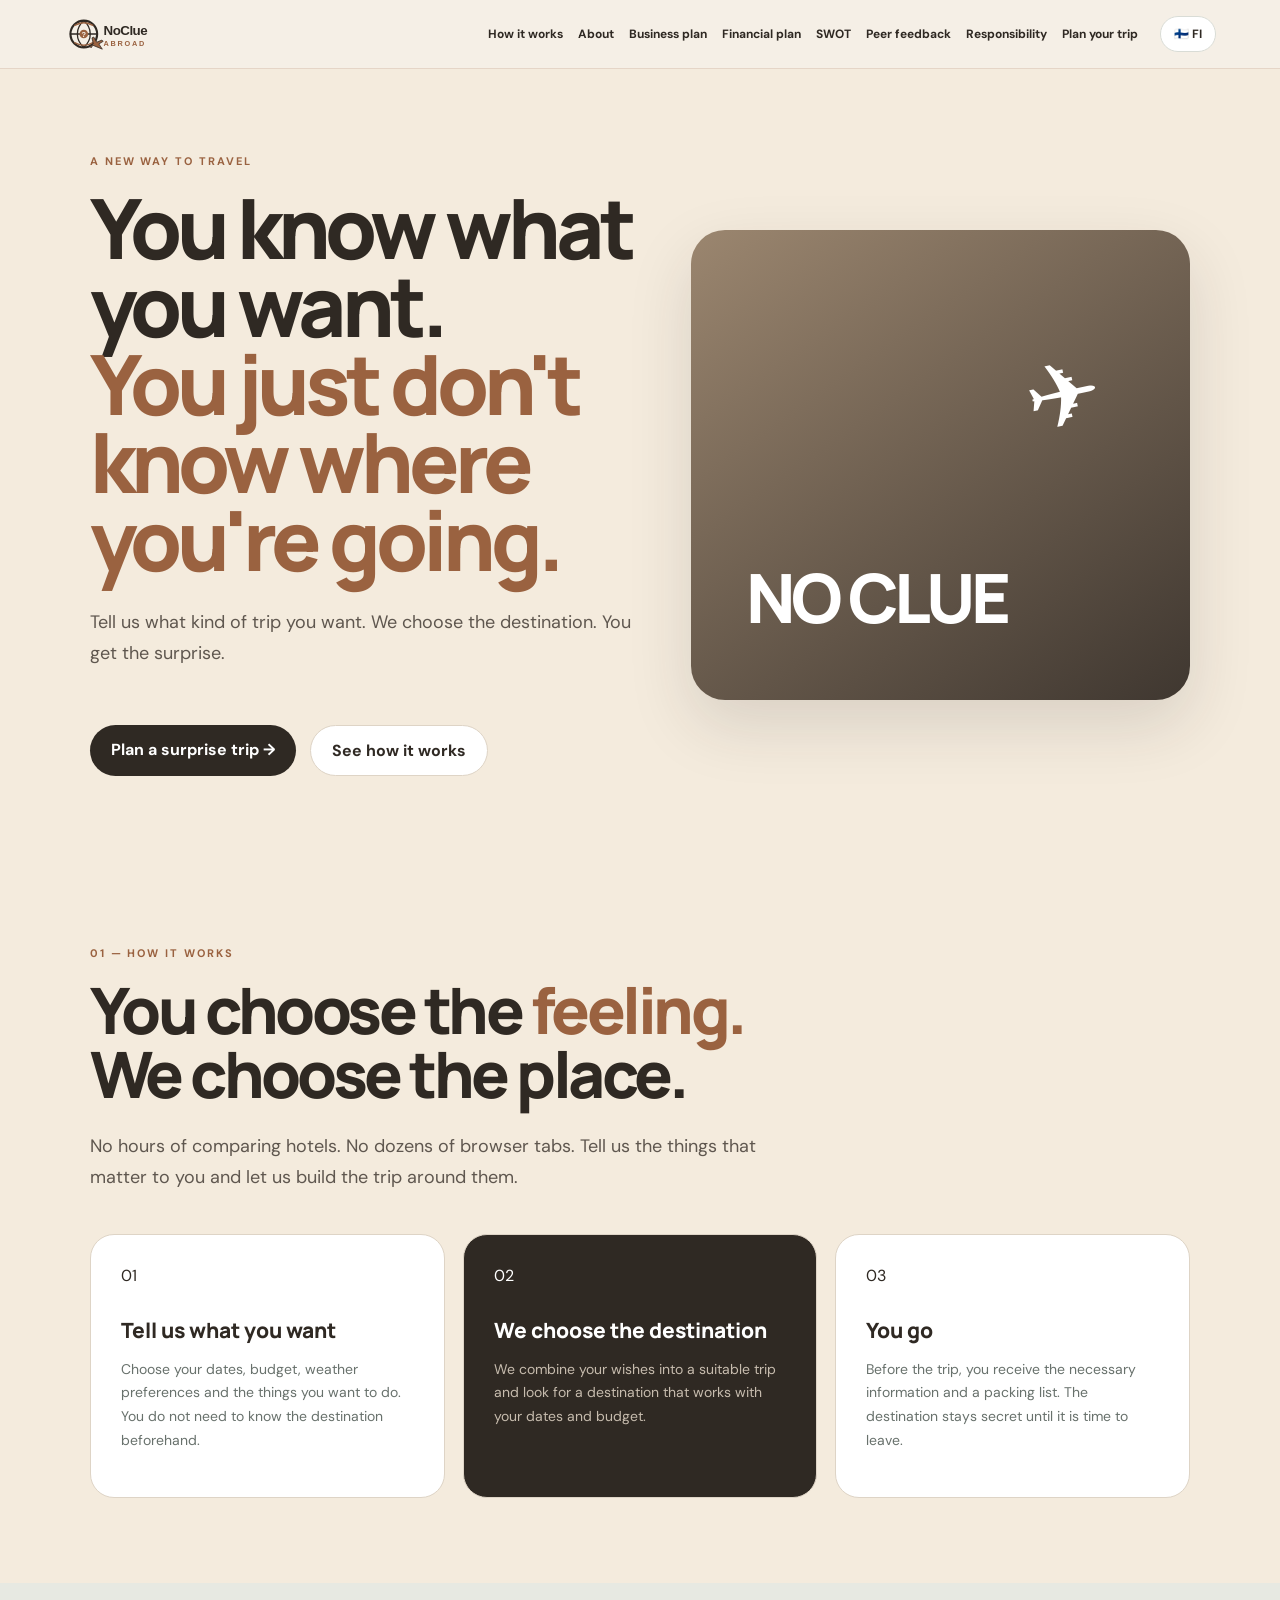
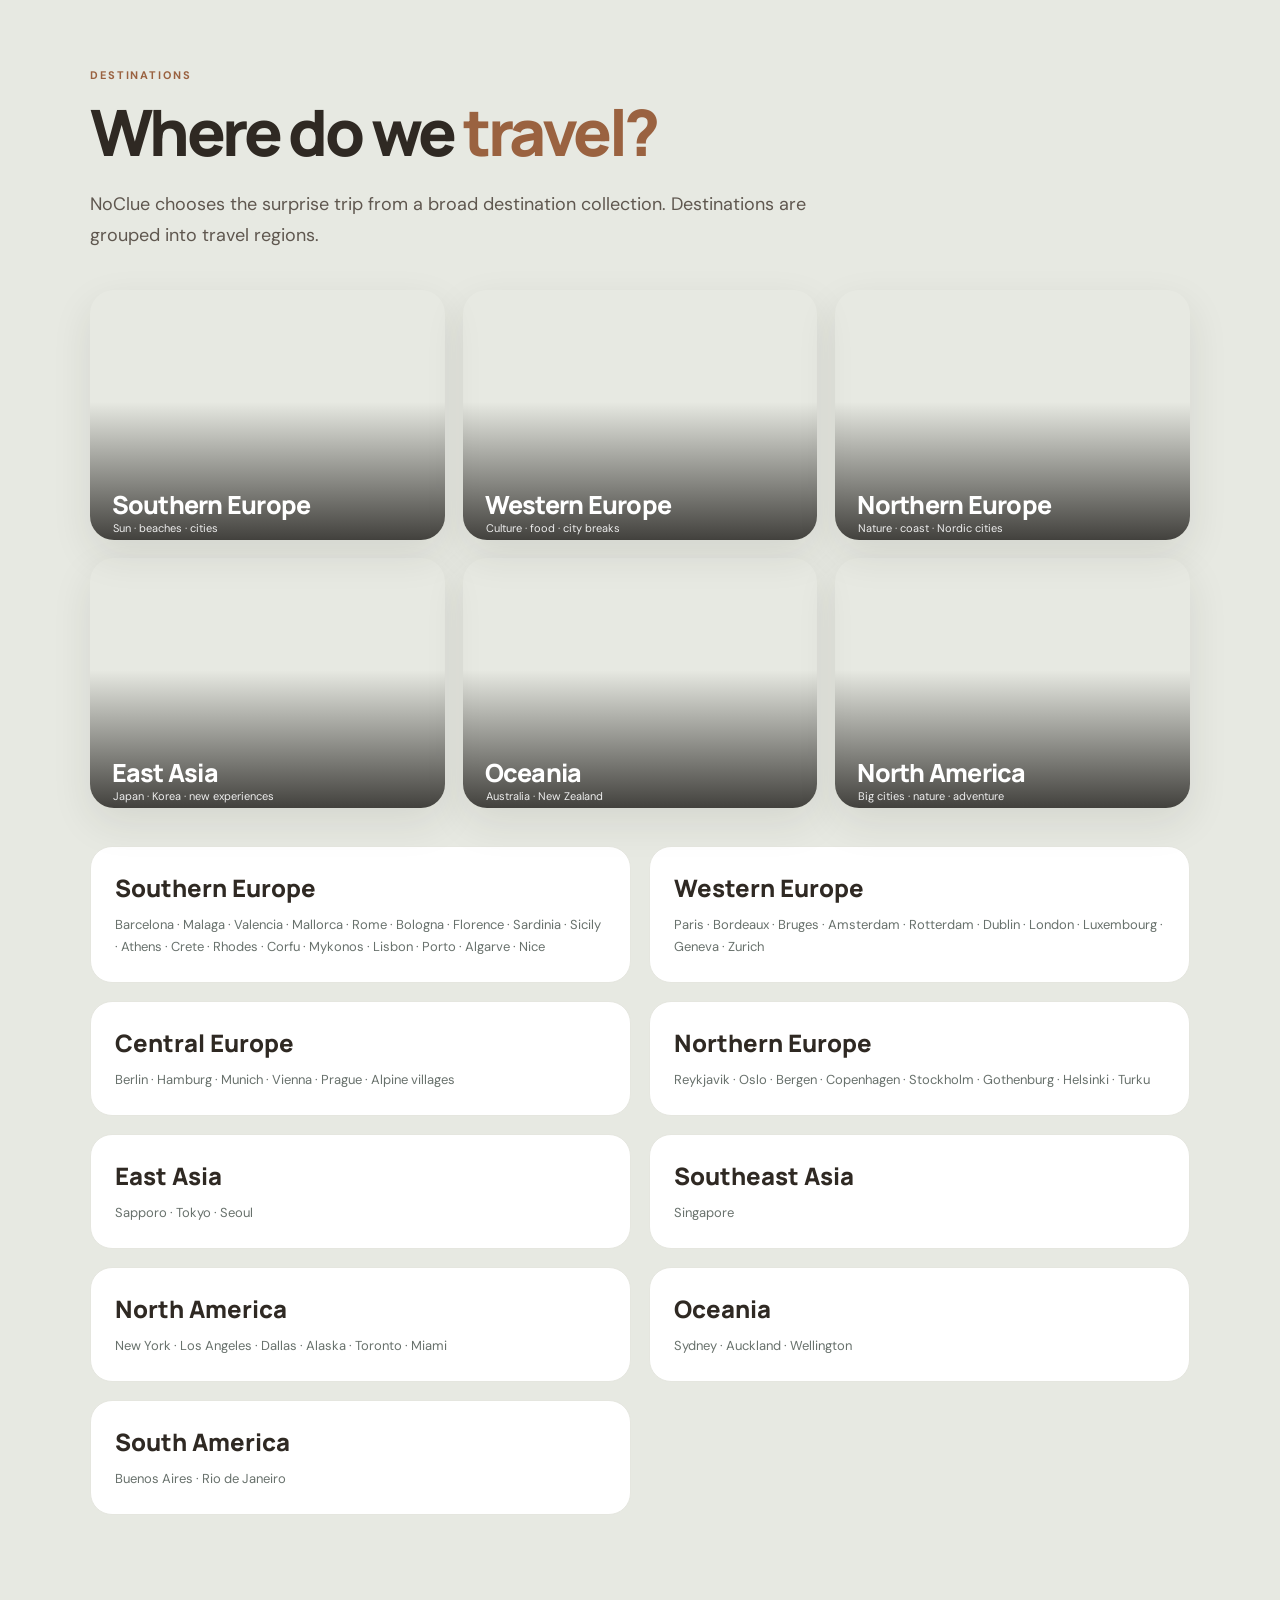
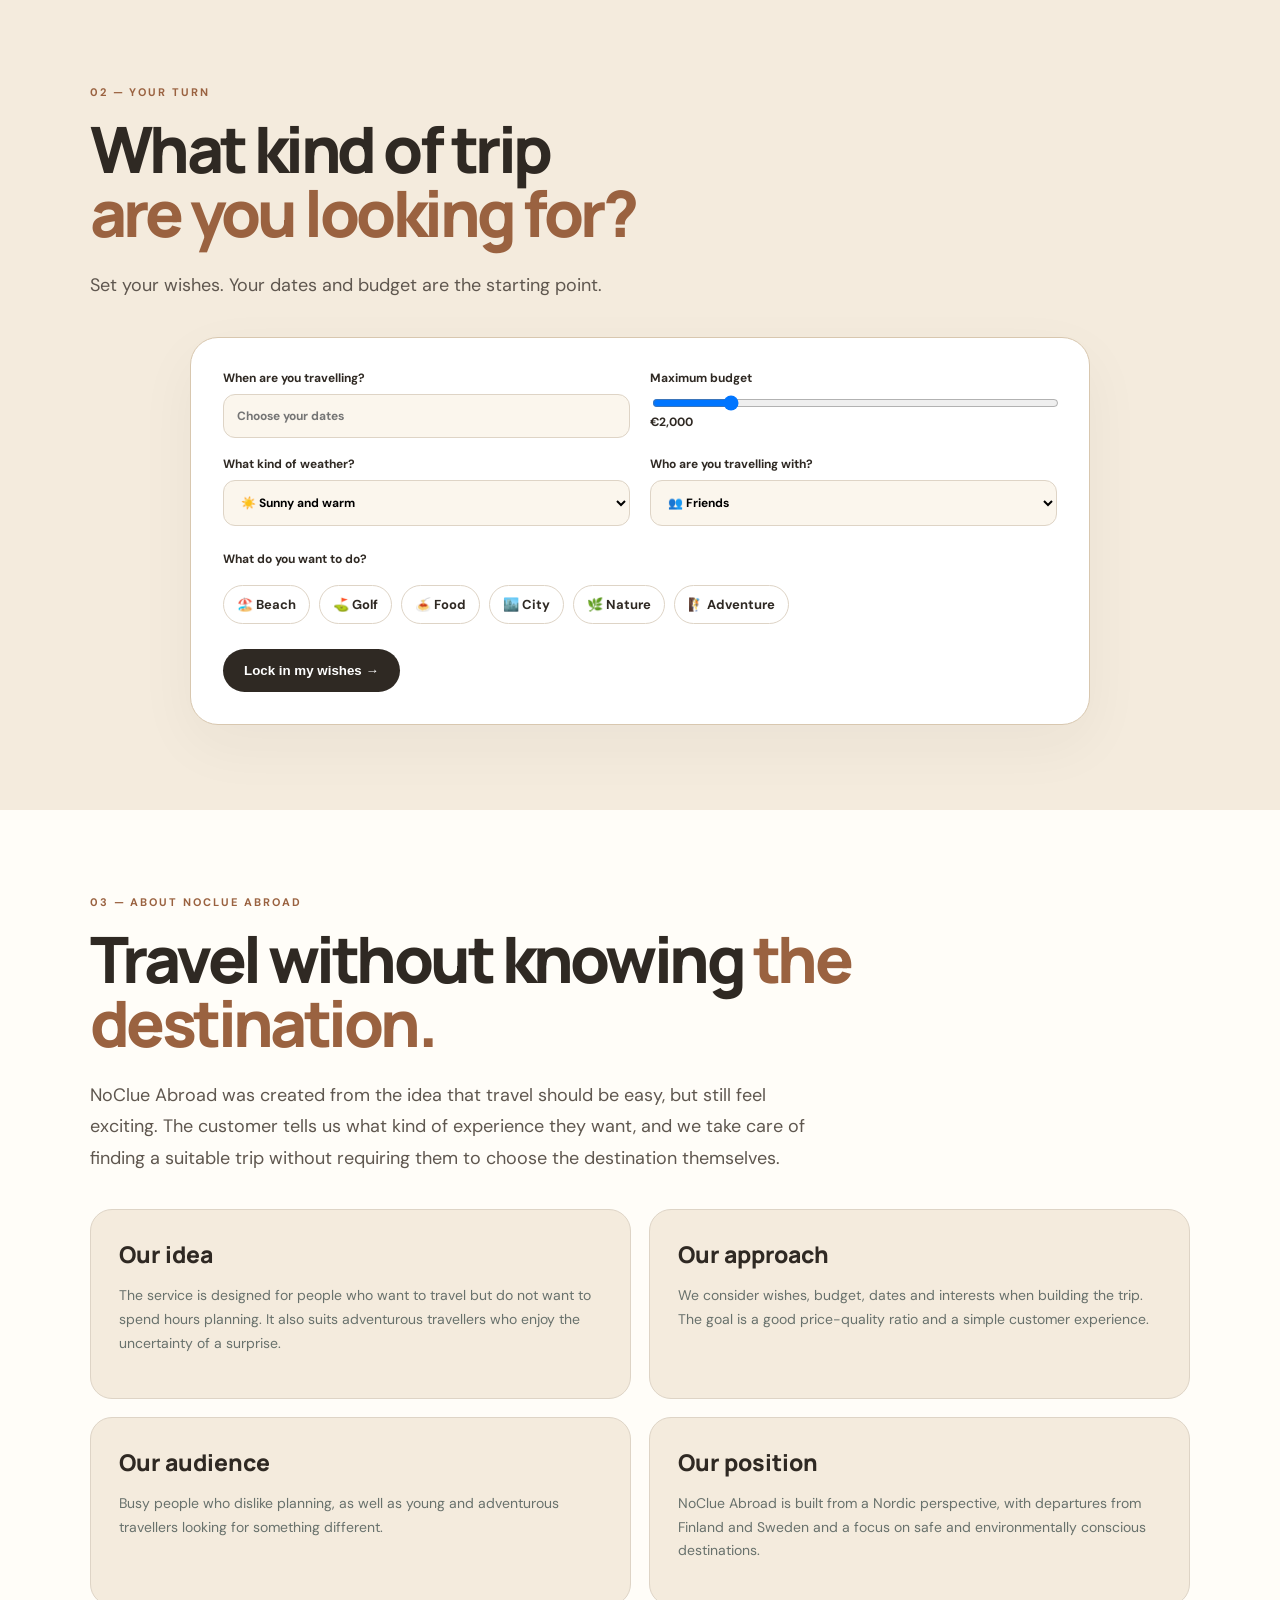
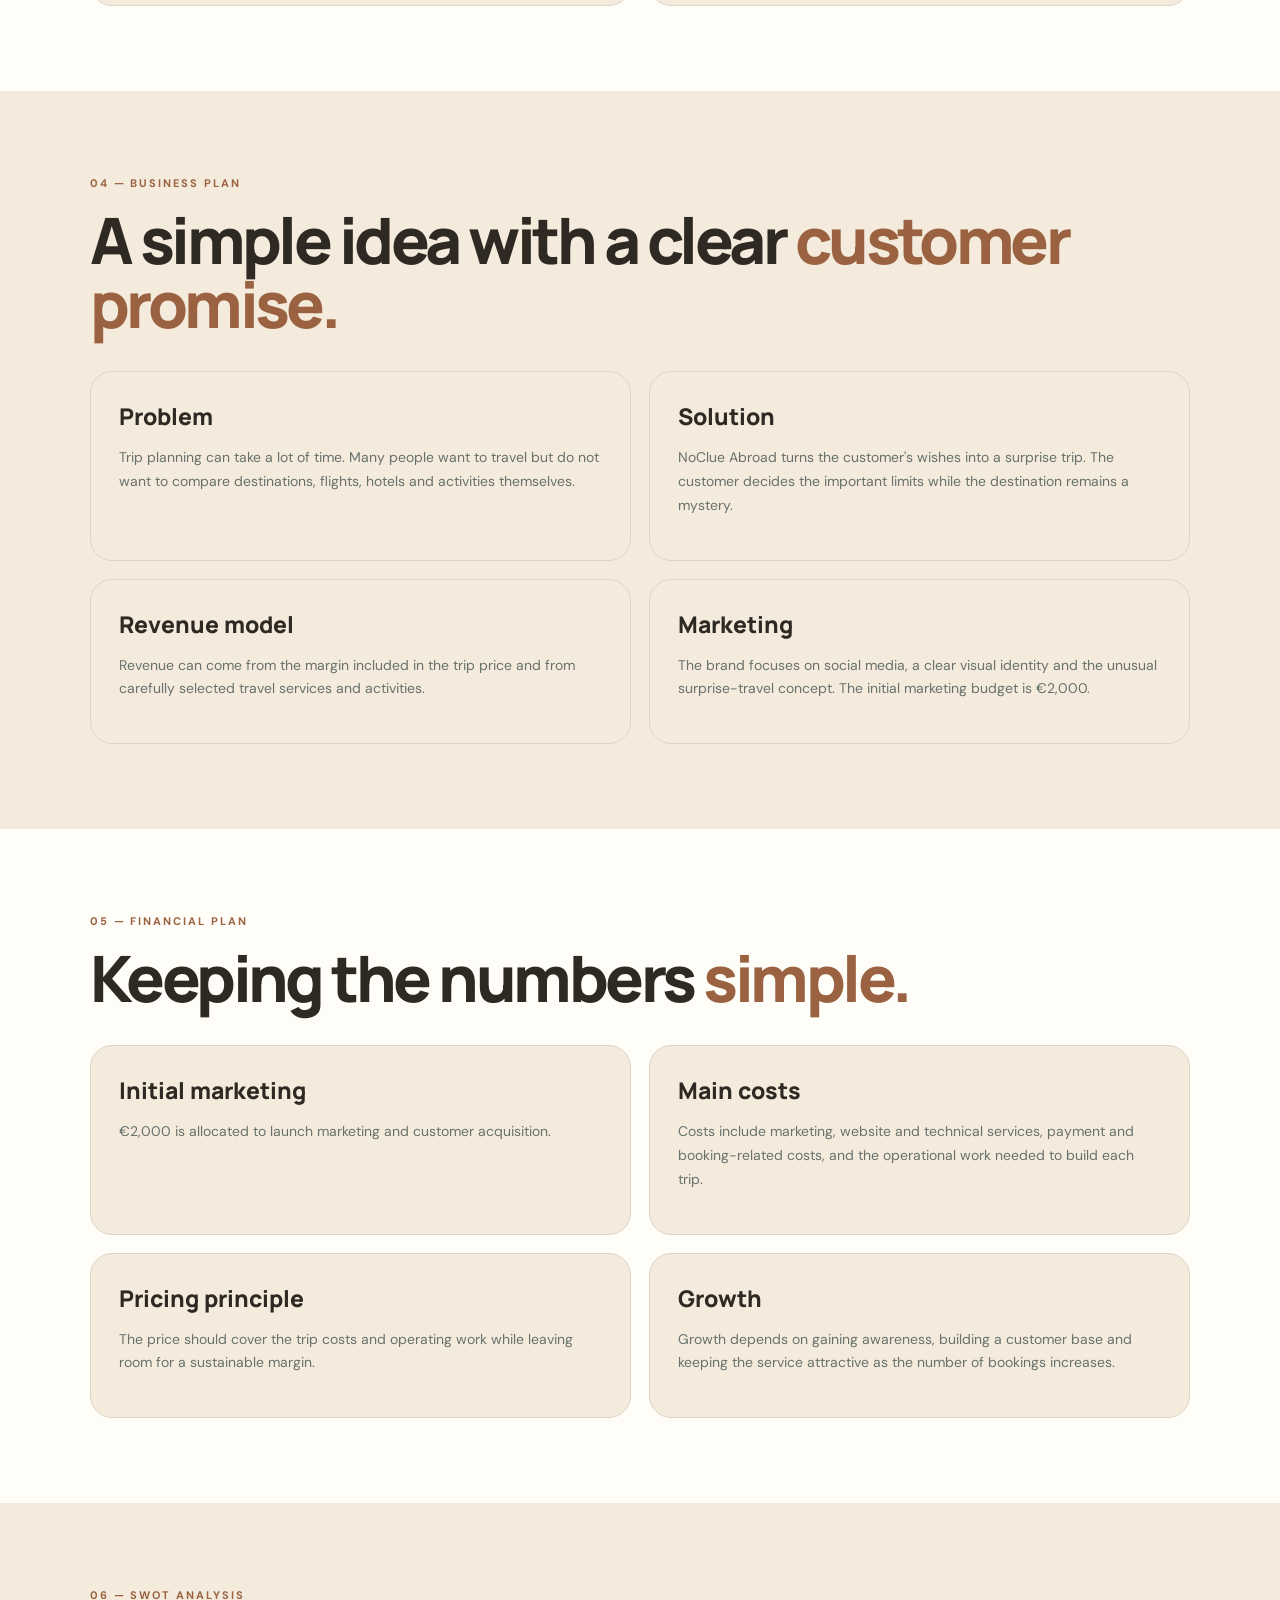
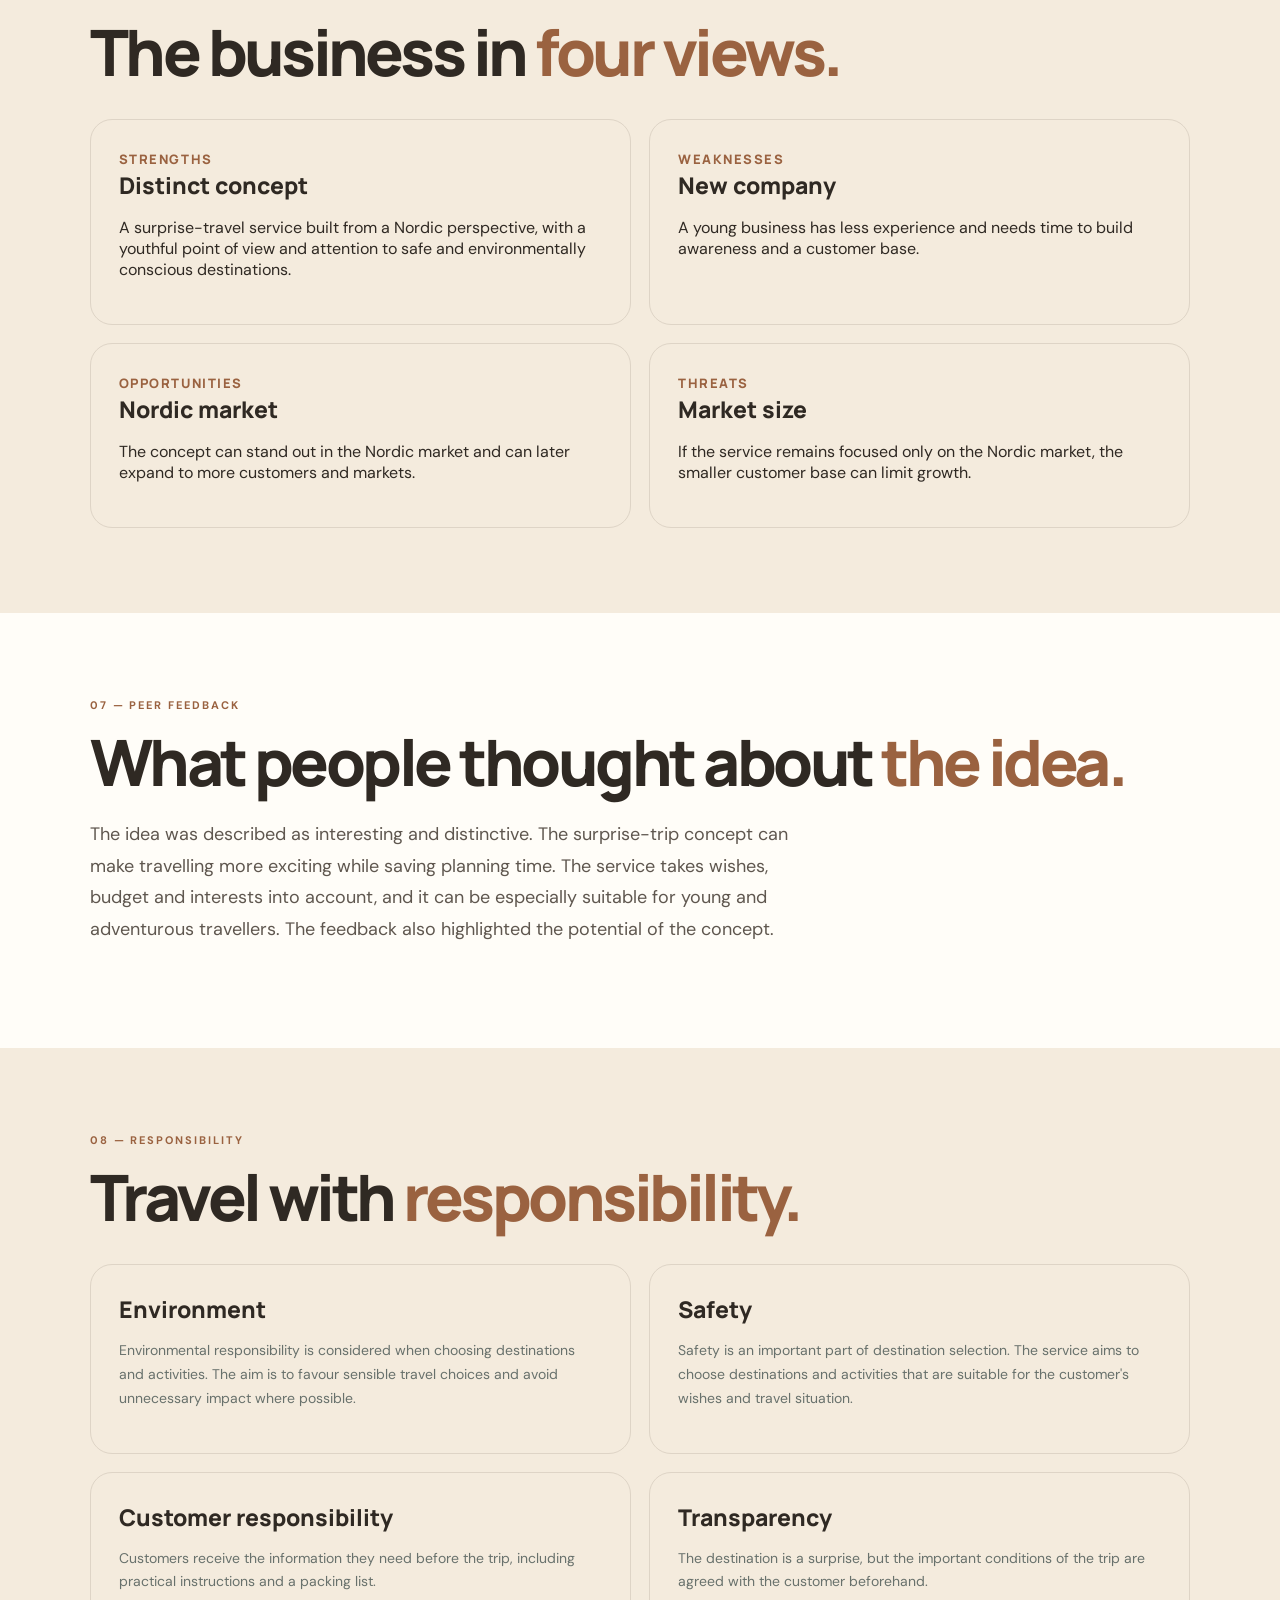
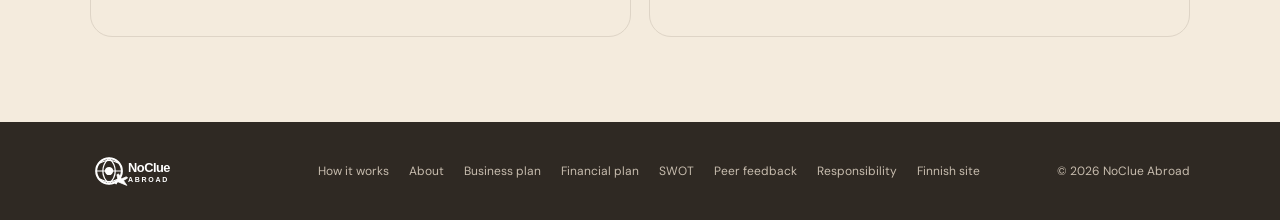
<file: english.html>
<!doctype html>
<html lang="en">
<head>
<meta charset="UTF-8"><meta name="viewport" content="width=device-width, initial-scale=1.0">
<meta name="description" content="NoClue Abroad — a surprise travel service where you know what you want, but not where you are going.">
<title>NoClue Abroad — You know what you want. You just don't know where you're going.</title>
<link rel="preconnect" href="https://fonts.googleapis.com"><link rel="preconnect" href="https://fonts.gstatic.com" crossorigin>
<link href="https://fonts.googleapis.com/css2?family=DM+Sans:wght@400;500;600;700&family=Manrope:wght@700;800&display=swap" rel="stylesheet">
<link rel="stylesheet" href="styles.css?v=20260930">
<style>
.eng-page{background:#F4EBDD;color:#2F2923}.eng-page section{padding:85px 7vw}.eng-hero{min-height:650px;display:grid;grid-template-columns:1.05fr .95fr;gap:50px;align-items:center}.eng-hero h1{font:800 clamp(48px,6.5vw,92px) Manrope;line-height:.94;letter-spacing:-.06em;margin:20px 0 28px}.eng-hero h1 em,.eng-page h2 span{font-style:normal;color:#9A6240}.eng-hero p,.eng-page .lead{max-width:720px;font-size:18px;line-height:1.75;color:#5F574F}.eng-actions{display:flex;gap:14px;flex-wrap:wrap;margin-top:30px}.eng-visual{min-height:470px;border-radius:34px;background:linear-gradient(145deg,#9b866f,#3f3730);position:relative;overflow:hidden;box-shadow:0 25px 65px #2F292322}.eng-visual:before{content:"✈";position:absolute;font-size:90px;color:#fff;right:18%;top:23%;transform:rotate(-12deg)}.eng-visual:after{content:"NO CLUE";position:absolute;left:11%;bottom:12%;font:800 68px Manrope;color:#fff;letter-spacing:-.07em}.eng-kicker{font-size:11px;letter-spacing:.18em;font-weight:700;color:#9A6240}.eng-page h2{font:800 clamp(40px,5vw,68px) Manrope;line-height:1;letter-spacing:-.055em;margin:18px 0 25px}.cards{display:grid;grid-template-columns:repeat(3,1fr);gap:18px;margin-top:40px}.card{background:#fff;border:1px solid #ded4c6;border-radius:24px;padding:30px;min-height:230px}.card.dark{background:#2F2923;color:#fff}.card h3{font:800 21px Manrope;margin:30px 0 12px}.card p,.info-grid p{color:#68716c;line-height:1.7;font-size:14px}.card.dark p{color:#c7bcae}.regions{background:#E7E9E2}.destination-gallery{display:grid;grid-template-columns:repeat(3,1fr);gap:18px;margin-top:38px}.destination-photo{min-height:250px;border-radius:24px;overflow:hidden;position:relative;background-size:cover;background-position:center;box-shadow:0 15px 40px #2F292318}.destination-photo:after{content:"";position:absolute;inset:45% 0 0;background:linear-gradient(transparent,rgba(20,18,15,.78))}.destination-photo span{position:absolute;z-index:2;left:22px;bottom:18px;color:#fff;font:800 25px Manrope;letter-spacing:-.03em}.destination-photo small{position:absolute;z-index:2;left:23px;bottom:5px;color:#eee;font-size:11px}@media(max-width:800px){.destination-gallery{grid-template-columns:1fr}}.region-grid{display:grid;grid-template-columns:repeat(2,1fr);gap:18px;margin-top:38px}.region{background:#fff;border:1px solid #e5e6df;border-radius:22px;padding:24px}.region h3{font:800 24px Manrope;margin:0 0 10px}.region p{color:#68716c;line-height:1.7;font-size:13px;margin:0}.planner{background:#F4EBDD}.trip-box{max-width:900px;margin:35px auto 0;background:#fff;border:1px solid #D8C7AF;border-radius:28px;padding:32px;box-shadow:0 20px 60px #2F29230c}.planner-grid{display:grid;grid-template-columns:1fr 1fr;gap:20px}.trip-box label{font-size:12px;font-weight:700}.trip-box input,.trip-box select{display:block;width:100%;margin-top:8px;padding:13px;border:1px solid #ded4c6;border-radius:12px;background:#fbf6ed;font:inherit}.trip-box input[type=range]{padding:0}.interests{display:flex;flex-wrap:wrap;gap:9px;margin-top:18px}.interests label{border:1px solid #ded4c6;border-radius:999px;padding:10px 13px;font-size:13px;cursor:pointer}.interests input{display:none}.interests input:checked+span{background:#2F2923;color:#fff}.interests label:has(input:checked){background:#2F2923;color:#fff}.eng-btn{display:inline-block;border:0;background:#2F2923;color:#fff;border-radius:999px;padding:14px 21px;font-weight:700;cursor:pointer;margin-top:25px}.info-section{background:#fffdf8}.info-grid{display:grid;grid-template-columns:1fr 1fr;gap:18px;margin-top:35px}.info-card{background:#F4EBDD;border:1px solid #ded4c6;border-radius:22px;padding:28px}.info-card h3{font:800 23px Manrope;margin:0 0 12px}.swot-grid{display:grid;grid-template-columns:repeat(2,1fr);gap:18px;margin-top:35px}.swot-grid .info-card strong{font:800 13px Manrope;letter-spacing:.12em;color:#9A6240}.footer-links{display:flex;gap:20px;flex-wrap:wrap}.footer-links a{color:inherit}.topbar{position:sticky;top:0;z-index:1000;background:rgba(245,239,230,.96);border-bottom:1px solid rgba(154,98,64,.18);padding:14px 5vw;display:flex;align-items:center;gap:22px}.topbar .brand{margin-right:auto}.topbar nav{display:flex;gap:15px;overflow:auto;white-space:nowrap}.topbar a{color:#2F2923;text-decoration:none;font-size:12px;font-weight:700}.lang-link{background:#fff;border:1px solid #d9dcd6;border-radius:999px;padding:9px 13px;white-space:nowrap}.note{margin-top:18px;color:#68716c;font-size:13px}
@media(max-width:800px){.eng-hero,.planner-grid,.info-grid{grid-template-columns:1fr}.cards,.region-grid,.swot-grid{grid-template-columns:1fr}.eng-page section{padding:65px 6vw}.eng-visual{min-height:330px}.topbar nav{display:none}.eng-hero h1{font-size:50px}}
</style>
</head>
<body>
<header class="topbar">
<a class="brand" href="english.html"><img class="logo" src="logo.svg" alt="NoClue Abroad"></a>
<nav><a href="#how">How it works</a><a href="#about">About</a><a href="#business">Business plan</a><a href="#finance">Financial plan</a><a href="#swot">SWOT</a><a href="#feedback">Peer feedback</a><a href="#responsibility">Responsibility</a><a href="#trip">Plan your trip</a></nav>
<a class="lang-link" href="index.html">🇫🇮 FI</a>
</header>
<main class="eng-page">
<section class="eng-hero">
<div><div class="eng-kicker">A NEW WAY TO TRAVEL</div><h1>You know what you want.<br><em>You just don't know where you're going.</em></h1><p>Tell us what kind of trip you want. We choose the destination. You get the surprise.</p><div class="eng-actions"><a class="eng-btn" href="#trip">Plan a surprise trip →</a><a class="eng-btn" href="#how" style="background:#fff;color:#2F2923;border:1px solid #ded4c6">See how it works</a></div></div>
<div class="eng-visual" aria-label="NoClue Abroad surprise travel visual"></div>
</section>

<section id="how">
<div class="eng-kicker">01 — HOW IT WORKS</div><h2>You choose the <span>feeling.</span><br>We choose the place.</h2><p class="lead">No hours of comparing hotels. No dozens of browser tabs. Tell us the things that matter to you and let us build the trip around them.</p>
<div class="cards"><article class="card"><div>01</div><h3>Tell us what you want</h3><p>Choose your dates, budget, weather preferences and the things you want to do. You do not need to know the destination beforehand.</p></article><article class="card dark"><div>02</div><h3>We choose the destination</h3><p>We combine your wishes into a suitable trip and look for a destination that works with your dates and budget.</p></article><article class="card"><div>03</div><h3>You go</h3><p>Before the trip, you receive the necessary information and a packing list. The destination stays secret until it is time to leave.</p></article></div>
</section>

<section class="regions">
<div class="eng-kicker">DESTINATIONS</div><h2>Where do we <span>travel?</span></h2><p class="lead">NoClue chooses the surprise trip from a broad destination collection. Destinations are grouped into travel regions.</p>
<div class="destination-gallery">
<article class="destination-photo" style="background-image:url('https://images.unsplash.com/photo-1530789253388-582c481c54b0?auto=format&fit=crop&w=1200&q=85')"><span>Southern Europe</span><small>Sun · beaches · cities</small></article>
<article class="destination-photo" style="background-image:url('https://images.unsplash.com/photo-1502602898657-3e91760cbb34?auto=format&fit=crop&w=1200&q=85')"><span>Western Europe</span><small>Culture · food · city breaks</small></article>
<article class="destination-photo" style="background-image:url('https://images.unsplash.com/photo-1500534623283-312aade485b7?auto=format&fit=crop&w=1200&q=85')"><span>Northern Europe</span><small>Nature · coast · Nordic cities</small></article>
<article class="destination-photo" style="background-image:url('https://images.unsplash.com/photo-1493976040374-85c8e12f0c0e?auto=format&fit=crop&w=1200&q=85')"><span>East Asia</span><small>Japan · Korea · new experiences</small></article>
<article class="destination-photo" style="background-image:url('https://images.unsplash.com/photo-1523482580672-f109ba8cb9be?auto=format&fit=crop&w=1200&q=85')"><span>Oceania</span><small>Australia · New Zealand</small></article>
<article class="destination-photo" style="background-image:url('https://images.unsplash.com/photo-1483347756197-71ef80e95f73?auto=format&fit=crop&w=1200&q=85')"><span>North America</span><small>Big cities · nature · adventure</small></article>
</div>
<div class="region-grid">
<article class="region"><h3>Southern Europe</h3><p>Barcelona · Malaga · Valencia · Mallorca · Rome · Bologna · Florence · Sardinia · Sicily · Athens · Crete · Rhodes · Corfu · Mykonos · Lisbon · Porto · Algarve · Nice</p></article>
<article class="region"><h3>Western Europe</h3><p>Paris · Bordeaux · Bruges · Amsterdam · Rotterdam · Dublin · London · Luxembourg · Geneva · Zurich</p></article>
<article class="region"><h3>Central Europe</h3><p>Berlin · Hamburg · Munich · Vienna · Prague · Alpine villages</p></article>
<article class="region"><h3>Northern Europe</h3><p>Reykjavik · Oslo · Bergen · Copenhagen · Stockholm · Gothenburg · Helsinki · Turku</p></article>
<article class="region"><h3>East Asia</h3><p>Sapporo · Tokyo · Seoul</p></article>
<article class="region"><h3>Southeast Asia</h3><p>Singapore</p></article>
<article class="region"><h3>North America</h3><p>New York · Los Angeles · Dallas · Alaska · Toronto · Miami</p></article>
<article class="region"><h3>Oceania</h3><p>Sydney · Auckland · Wellington</p></article>
<article class="region"><h3>South America</h3><p>Buenos Aires · Rio de Janeiro</p></article>
</div></section>

<section id="trip" class="planner"><div class="eng-kicker">02 — YOUR TURN</div><h2>What kind of trip<br><span>are you looking for?</span></h2><p class="lead">Set your wishes. Your dates and budget are the starting point.</p>
<form class="trip-box" id="englishTripForm">
<div class="planner-grid"><label>When are you travelling?<input id="engDates" type="text" placeholder="Choose your dates" readonly></label><label>Maximum budget<input id="engBudget" type="range" min="250" max="10000" step="50" value="2000"><strong id="engBudgetValue">€2,000</strong></label></div>
<div class="planner-grid" style="margin-top:18px"><label>What kind of weather?<select><option>☀️ Sunny and warm</option><option>🌤️ Mild</option><option>❄️ No preference</option></select></label><label>Who are you travelling with?<select><option>👥 Friends</option><option>❤️ Partner</option><option>👨‍👩‍👧‍👦 Family</option><option>🧳 Alone</option></select></label></div>
<div style="margin-top:25px;font-size:12px;font-weight:700">What do you want to do?</div><div class="interests"><label><input type="checkbox"><span>🏖️ Beach</span></label><label><input type="checkbox"><span>⛳ Golf</span></label><label><input type="checkbox"><span>🍝 Food</span></label><label><input type="checkbox"><span>🏙️ City</span></label><label><input type="checkbox"><span>🌿 Nature</span></label><label><input type="checkbox"><span>🧗 Adventure</span></label></div>
<button class="eng-btn" type="button" onclick="document.getElementById('engResult').style.display='block'">Lock in my wishes →</button><div id="engResult" class="note" style="display:none">Your wishes are saved as the starting point for the surprise trip.</div>
</form></section>

<section id="about" class="info-section"><div class="eng-kicker">03 — ABOUT NOCLUE ABROAD</div><h2>Travel without knowing <span>the destination.</span></h2><p class="lead">NoClue Abroad was created from the idea that travel should be easy, but still feel exciting. The customer tells us what kind of experience they want, and we take care of finding a suitable trip without requiring them to choose the destination themselves.</p>
<div class="info-grid"><article class="info-card"><h3>Our idea</h3><p>The service is designed for people who want to travel but do not want to spend hours planning. It also suits adventurous travellers who enjoy the uncertainty of a surprise.</p></article><article class="info-card"><h3>Our approach</h3><p>We consider wishes, budget, dates and interests when building the trip. The goal is a good price-quality ratio and a simple customer experience.</p></article><article class="info-card"><h3>Our audience</h3><p>Busy people who dislike planning, as well as young and adventurous travellers looking for something different.</p></article><article class="info-card"><h3>Our position</h3><p>NoClue Abroad is built from a Nordic perspective, with departures from Finland and Sweden and a focus on safe and environmentally conscious destinations.</p></article></div></section>

<section id="business"><div class="eng-kicker">04 — BUSINESS PLAN</div><h2>A simple idea with a clear <span>customer promise.</span></h2><div class="info-grid"><article class="info-card"><h3>Problem</h3><p>Trip planning can take a lot of time. Many people want to travel but do not want to compare destinations, flights, hotels and activities themselves.</p></article><article class="info-card"><h3>Solution</h3><p>NoClue Abroad turns the customer's wishes into a surprise trip. The customer decides the important limits while the destination remains a mystery.</p></article><article class="info-card"><h3>Revenue model</h3><p>Revenue can come from the margin included in the trip price and from carefully selected travel services and activities.</p></article><article class="info-card"><h3>Marketing</h3><p>The brand focuses on social media, a clear visual identity and the unusual surprise-travel concept. The initial marketing budget is €2,000.</p></article></div></section>

<section id="finance" class="info-section"><div class="eng-kicker">05 — FINANCIAL PLAN</div><h2>Keeping the numbers <span>simple.</span></h2><div class="info-grid"><article class="info-card"><h3>Initial marketing</h3><p>€2,000 is allocated to launch marketing and customer acquisition.</p></article><article class="info-card"><h3>Main costs</h3><p>Costs include marketing, website and technical services, payment and booking-related costs, and the operational work needed to build each trip.</p></article><article class="info-card"><h3>Pricing principle</h3><p>The price should cover the trip costs and operating work while leaving room for a sustainable margin.</p></article><article class="info-card"><h3>Growth</h3><p>Growth depends on gaining awareness, building a customer base and keeping the service attractive as the number of bookings increases.</p></article></div></section>

<section id="swot"><div class="eng-kicker">06 — SWOT ANALYSIS</div><h2>The business in <span>four views.</span></h2><div class="swot-grid"><article class="info-card"><strong>STRENGTHS</strong><h3>Distinct concept</h3><p>A surprise-travel service built from a Nordic perspective, with a youthful point of view and attention to safe and environmentally conscious destinations.</p></article><article class="info-card"><strong>WEAKNESSES</strong><h3>New company</h3><p>A young business has less experience and needs time to build awareness and a customer base.</p></article><article class="info-card"><strong>OPPORTUNITIES</strong><h3>Nordic market</h3><p>The concept can stand out in the Nordic market and can later expand to more customers and markets.</p></article><article class="info-card"><strong>THREATS</strong><h3>Market size</h3><p>If the service remains focused only on the Nordic market, the smaller customer base can limit growth.</p></article></div></section>

<section id="feedback" class="info-section"><div class="eng-kicker">07 — PEER FEEDBACK</div><h2>What people thought about <span>the idea.</span></h2><p class="lead">The idea was described as interesting and distinctive. The surprise-trip concept can make travelling more exciting while saving planning time. The service takes wishes, budget and interests into account, and it can be especially suitable for young and adventurous travellers. The feedback also highlighted the potential of the concept.</p></section>

<section id="responsibility"><div class="eng-kicker">08 — RESPONSIBILITY</div><h2>Travel with <span>responsibility.</span></h2><div class="info-grid"><article class="info-card"><h3>Environment</h3><p>Environmental responsibility is considered when choosing destinations and activities. The aim is to favour sensible travel choices and avoid unnecessary impact where possible.</p></article><article class="info-card"><h3>Safety</h3><p>Safety is an important part of destination selection. The service aims to choose destinations and activities that are suitable for the customer's wishes and travel situation.</p></article><article class="info-card"><h3>Customer responsibility</h3><p>Customers receive the information they need before the trip, including practical instructions and a packing list.</p></article><article class="info-card"><h3>Transparency</h3><p>The destination is a surprise, but the important conditions of the trip are agreed with the customer beforehand.</p></article></div></section>
</main>
<footer style="padding:30px 7vw;background:#2F2923;color:#c7bcae;display:flex;align-items:center;gap:20px;flex-wrap:wrap">
<img class="logo" src="logo.svg" alt="NoClue Abroad" style="filter:brightness(0) invert(1);width:150px">
<div class="footer-links"><a href="#how">How it works</a><a href="#about">About</a><a href="#business">Business plan</a><a href="#finance">Financial plan</a><a href="#swot">SWOT</a><a href="#feedback">Peer feedback</a><a href="#responsibility">Responsibility</a><a href="index.html">Finnish site</a></div><span>© 2026 NoClue Abroad</span>
</footer>
<script>
const b=document.getElementById('engBudget'),v=document.getElementById('engBudgetValue');b.addEventListener('input',()=>v.textContent='€'+Number(b.value).toLocaleString('en-US'));
</script>
</body></html>
</file>
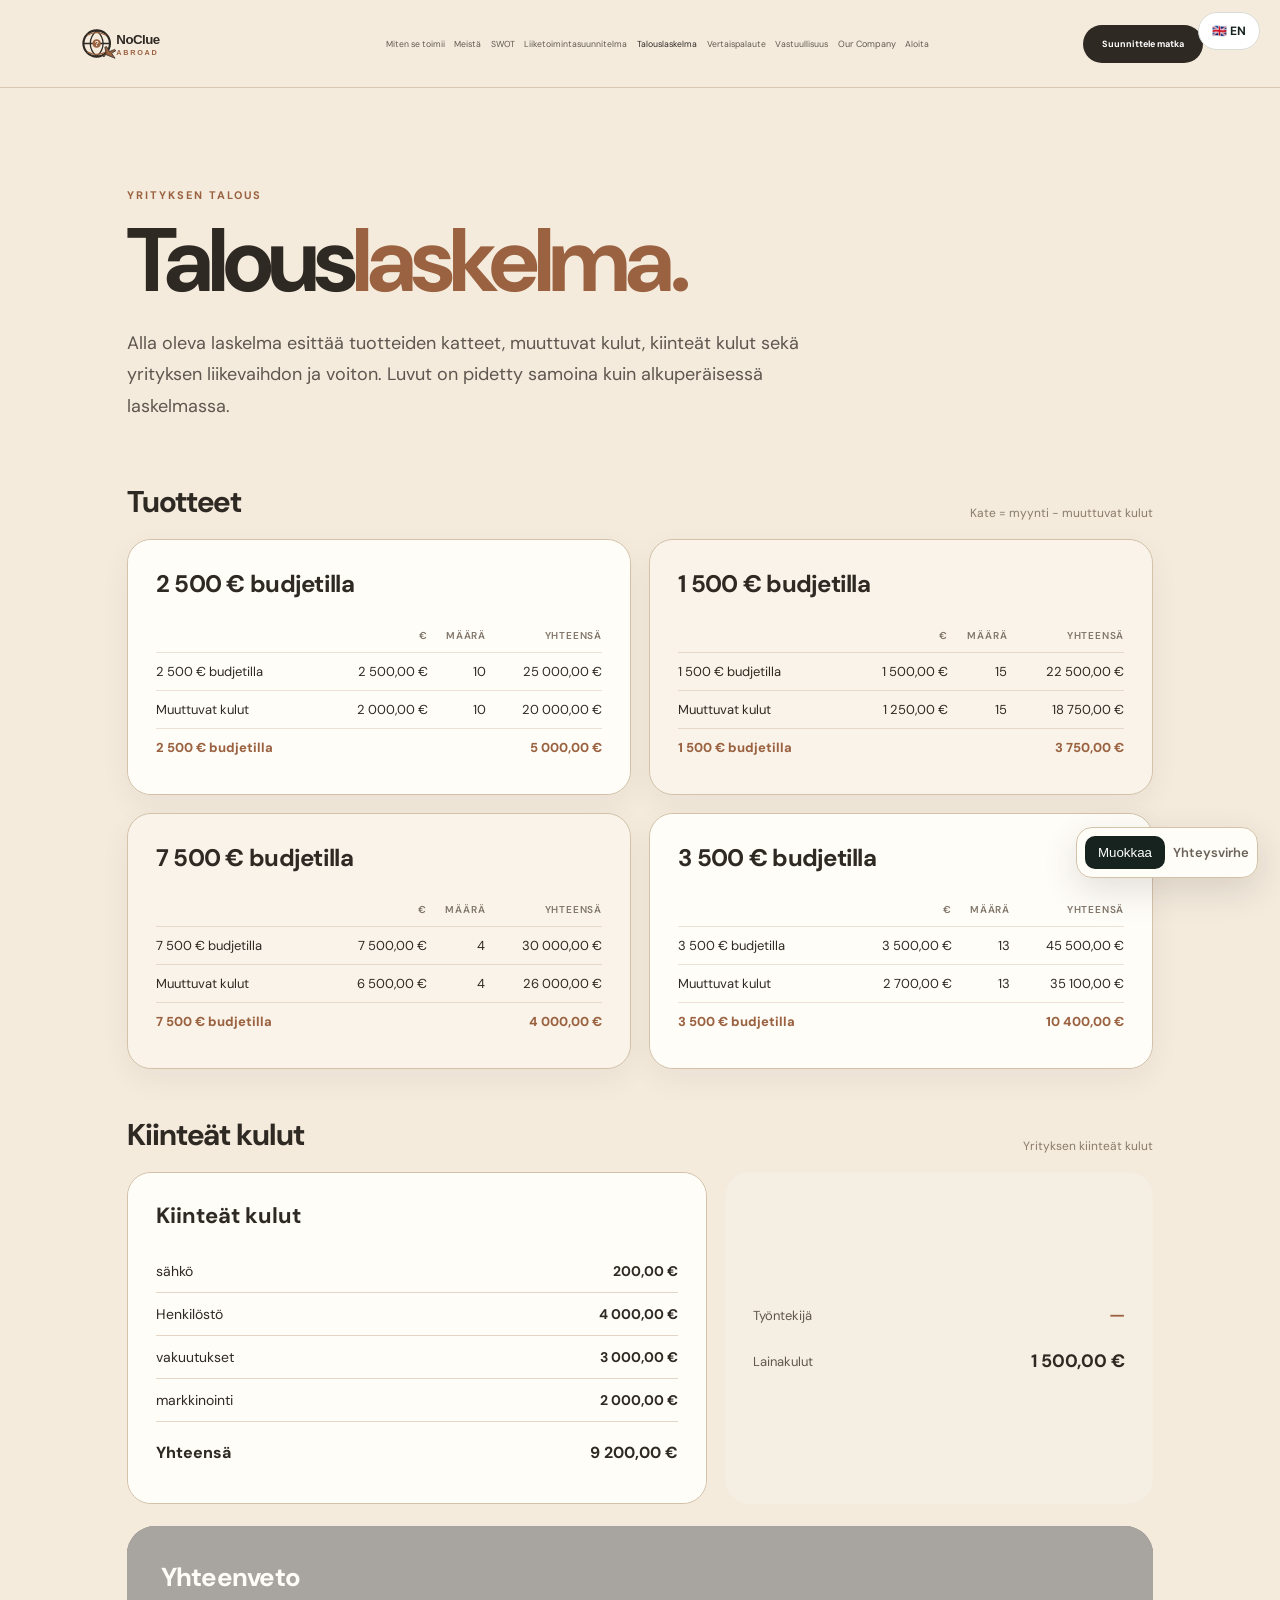
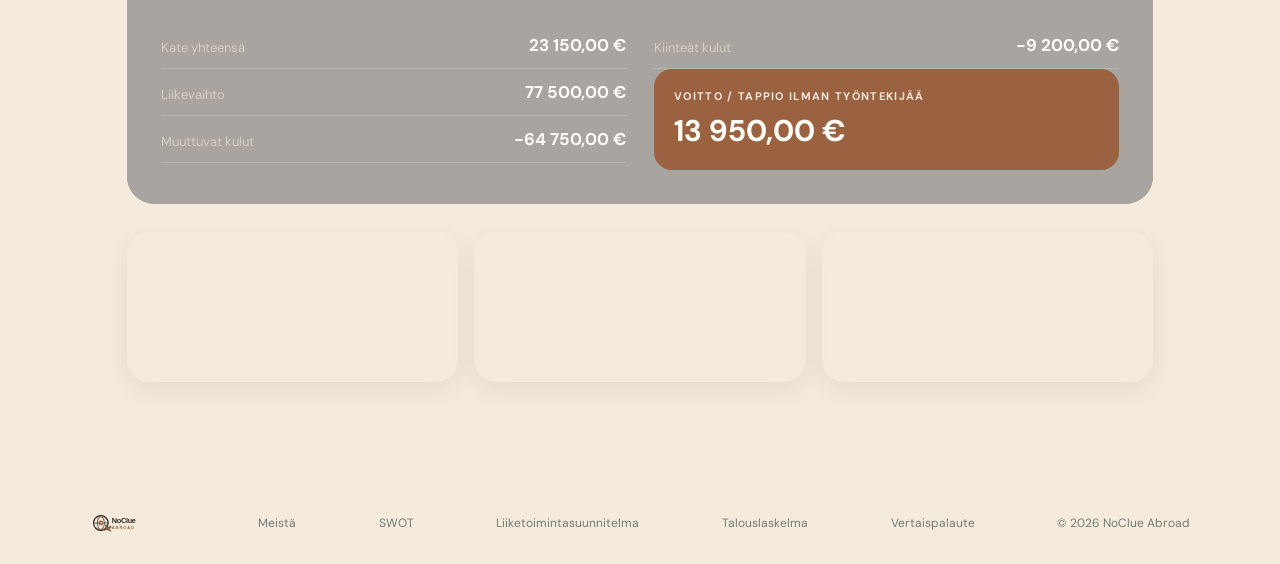
<file: financial-plan.html>
<!doctype html>
<html lang="fi">
<head>
  <meta charset="UTF-8" />
  <meta name="viewport" content="width=device-width, initial-scale=1.0" />
  <meta name="description" content="NoClue Abroad — yrityksen talouslaskelma." />
  <title>Talouslaskelma — NoClue Abroad</title>
  <link rel="preconnect" href="https://fonts.googleapis.com">
  <link rel="preconnect" href="https://fonts.gstatic.com" crossorigin>
  <link href="https://fonts.googleapis.com/css2?family=DM+Sans:wght@400;500;600;700&family=Manrope:wght@700;800&display=swap" rel="stylesheet">
  <link rel="stylesheet" href="styles.css?v=20260930" />
  <style>
.nav nav a[href="company-english.html"]{font-size:clamp(9px,0.68vw,11px)!important;}

    .finance-page{max-width:1180px;margin:0 auto;padding:70px 6% 90px}
    .finance-header{max-width:850px;padding:30px 0 60px}
    .finance-kicker{font-size:11px;letter-spacing:.18em;font-weight:700;color:#9A6240;margin-bottom:16px}
    .finance-header h1{font-size:clamp(52px,8vw,90px);line-height:.95;letter-spacing:-.055em;margin:0 0 24px}
    .finance-header h1 em{color:#9A6240;font-style:normal}
    .finance-header p{max-width:740px;font-size:18px;line-height:1.75;color:#5F574F;margin:0}
    .finance-section-title{display:flex;align-items:end;justify-content:space-between;gap:20px;margin:0 0 18px}
    .finance-section-title h2{font-size:30px;letter-spacing:-.035em;margin:0}
    .finance-section-title span{font-size:12px;color:#8A7B6A}
    .product-grid{display:grid;grid-template-columns:repeat(2,1fr);gap:18px;margin-bottom:46px}
    .product-card{position:relative;isolation:isolate;overflow:hidden;border:1px solid #D3C1A8;border-radius:24px;background:#FFFDF8;padding:28px;box-shadow:0 10px 30px rgba(47,41,35,.055)}
    .product-card::before,.cost-card::before,.side-card::before,.result-card::before{content:"";position:absolute;inset:0;background-size:cover;background-position:center;opacity:.32;z-index:-2;background-image:var(--bg)}
    .product-card::after,.cost-card::after,.side-card::after,.result-card::after{content:"";position:absolute;inset:0;background:rgba(255,253,248,.58);z-index:-1}
    .product-card>* ,.cost-card>* ,.side-card>* ,.result-card>*{position:relative;z-index:1}
    .product-card:nth-child(2),.product-card:nth-child(3){background:#F1E5D4}
    .product-card h3{margin:0 0 20px;font-size:24px;letter-spacing:-.03em}
    .finance-table{width:100%;border-collapse:collapse}
    .finance-table th,.finance-table td{padding:10px 0;border-bottom:1px solid rgba(154,98,64,.18);font-size:13px}
    .finance-table th{text-align:left;color:#81766A;font-weight:600;font-size:10px;letter-spacing:.08em;text-transform:uppercase}
    .finance-table td:not(:first-child),.finance-table th:not(:first-child){text-align:right}
    .finance-table .total td{font-weight:800;color:#2F2923;border-bottom:0;padding-top:16px}
    .finance-table .margin td{font-weight:800;color:#9A6240;border-bottom:0}
    .cost-layout{display:grid;grid-template-columns:1.15fr .85fr;gap:18px;margin-bottom:22px}
    .cost-card{position:relative;isolation:isolate;overflow:hidden;border:1px solid #D3C1A8;border-radius:24px;background:#FFFDF8;padding:28px}
    .cost-card h3{margin:0 0 20px;font-size:22px}
    .cost-line{display:flex;justify-content:space-between;gap:20px;padding:12px 0;border-bottom:1px solid #E3D6C6;font-size:14px}
    .cost-line:last-child{border-bottom:0}
    .cost-line strong{font-weight:700}
    .cost-line.total{margin-top:4px;padding-top:16px;font-size:16px;font-weight:800}
    .side-card{position:relative;isolation:isolate;overflow:hidden;border-radius:24px;background:#E8D9C5;padding:28px;display:flex;flex-direction:column;justify-content:center;gap:22px}
    .side-row{display:flex;justify-content:space-between;gap:20px;align-items:center}
    .side-row span{font-size:13px;color:#5F574F}
    .side-row strong{font-size:18px}
    .side-row.blank strong{color:#9A6240;font-weight:600}
    .result-card{position:relative;isolation:isolate;overflow:hidden;margin-top:18px;border-radius:28px;background:#2F2923;color:#FFFDF8;padding:34px;display:grid;grid-template-columns:1fr 1fr;gap:28px}
    .result-card::before{opacity:.20;background-position:center}
    .result-card h2{grid-column:1/-1;margin:0;font-size:26px;letter-spacing:-.03em}
    .result-row{display:flex;justify-content:space-between;align-items:end;border-bottom:1px solid rgba(255,253,248,.18);padding:12px 0}
    .result-row span{color:#D8CFC4;font-size:13px}
    .result-row strong{font-size:17px}
    .profit{background:#9A6240;border-radius:18px;padding:20px}
    .profit span{display:block;color:#F3E8DD;font-size:11px;letter-spacing:.12em;font-weight:700;margin-bottom:8px}
    .profit strong{font-size:30px}
    .finance-note{margin-top:22px;padding:22px 24px;border-top:1px solid #D3C1A8;color:#5F574F;line-height:1.7;font-size:14px}
    @media(max-width:800px){
      .finance-page{padding-top:35px}.finance-header{padding-bottom:45px}
      .product-grid,.cost-layout,.result-card{grid-template-columns:1fr}
      .result-card h2{grid-column:auto}.product-card,.cost-card,.side-card{padding:24px}
    }
    .travel-visual{margin:0 0 45px;border-radius:30px;overflow:hidden;height:320px;box-shadow:0 18px 45px rgba(47,41,35,.10)}
    .travel-visual img{width:100%;height:100%;object-fit:cover;display:block}
    @media(max-width:800px){.travel-visual{height:220px}}
  </style>
<style id="compact-nav-font">.nav nav{gap:clamp(7px,.75vw,12px)!important}.nav nav a{font-size:clamp(8.5px,.68vw,10.5px)!important;white-space:nowrap}.nav-button{font-size:clamp(9px,.68vw,10.5px)!important;white-space:nowrap}</style></head>
<body>
<header class="nav">
  <a class="brand" href="index.html" aria-label="NoClue Abroad etusivu"><img class="logo" src="logo.svg" alt="NoClue Abroad"></a>
  <nav><a href="index.html#how">Miten se toimii</a><a href="about.html">Meistä</a><a href="swot.html">SWOT</a><a href="business-plan.html">Liiketoimintasuunnitelma</a><a class="active" href="financial-plan.html">Talouslaskelma</a><a href="feedback.html">Vertaispalaute</a><a href="responsibility.html">Vastuullisuus</a><a href="company-english.html">Our Company</a><a href="index.html#trip">Aloita</a></nav><a class="nav-button" href="index.html#trip">Suunnittele matka</a>
<a class="nca-language-button" href="company-english.html" aria-label="English" title="English" style="position:fixed!important;top:12px!important;right:20px!important;z-index:2147483647!important;display:inline-flex!important;align-items:center;justify-content:center;border:1px solid #d9dcd6;background:#fff;color:#17231f;border-radius:999px;padding:10px 13px;font:700 12px 'DM Sans',sans-serif;cursor:pointer;white-space:nowrap;text-decoration:none;pointer-events:auto!important;">🇬🇧 EN</a></header>

<main class="finance-page">
  <section class="finance-header">
    <div class="finance-kicker">YRITYKSEN TALOUS</div>
    <h1>Talous<em>laskelma.</em></h1>
    <p>Alla oleva laskelma esittää tuotteiden katteet, muuttuvat kulut, kiinteät kulut sekä yrityksen liikevaihdon ja voiton. Luvut on pidetty samoina kuin alkuperäisessä laskelmassa.</p>
  </section>

  <section>
    <div class="finance-section-title">
      <h2>Tuotteet</h2>
      <span>Kate = myynti − muuttuvat kulut</span>
    </div>
    <div class="product-grid">
      <article class="product-card" style="--bg:url('https://images.unsplash.com/photo-1436491865332-7a61a109cc05?auto=format&fit=crop&w=1200&q=80')">
        <h3>2 500 € budjetilla</h3>
        <table class="finance-table">
          <thead><tr><th></th><th>€</th><th>Määrä</th><th>Yhteensä</th></tr></thead>
          <tbody>
            <tr><td>2 500 € budjetilla</td><td>2 500,00 €</td><td>10</td><td>25 000,00 €</td></tr>
            <tr><td>Muuttuvat kulut</td><td>2 000,00 €</td><td>10</td><td>20 000,00 €</td></tr>
            <tr class="margin"><td>2 500 € budjetilla</td><td></td><td></td><td>5 000,00 €</td></tr>
          </tbody>
        </table>
      </article>

      <article class="product-card" style="--bg:url('https://images.unsplash.com/photo-1507525428034-b723cf961d3e?auto=format&fit=crop&w=1200&q=80')">
        <h3>1 500 € budjetilla</h3>
        <table class="finance-table">
          <thead><tr><th></th><th>€</th><th>Määrä</th><th>Yhteensä</th></tr></thead>
          <tbody>
            <tr><td>1 500 € budjetilla</td><td>1 500,00 €</td><td>15</td><td>22 500,00 €</td></tr>
            <tr><td>Muuttuvat kulut</td><td>1 250,00 €</td><td>15</td><td>18 750,00 €</td></tr>
            <tr class="margin"><td>1 500 € budjetilla</td><td></td><td></td><td>3 750,00 €</td></tr>
          </tbody>
        </table>
      </article>

      <article class="product-card" style="--bg:url('https://images.unsplash.com/photo-1526772662000-3f88f10405ff?auto=format&fit=crop&w=1200&q=80')">
        <h3>7 500 € budjetilla</h3>
        <table class="finance-table">
          <thead><tr><th></th><th>€</th><th>Määrä</th><th>Yhteensä</th></tr></thead>
          <tbody>
            <tr><td>7 500 € budjetilla</td><td>7 500,00 €</td><td>4</td><td>30 000,00 €</td></tr>
            <tr><td>Muuttuvat kulut</td><td>6 500,00 €</td><td>4</td><td>26 000,00 €</td></tr>
            <tr class="margin"><td>7 500 € budjetilla</td><td></td><td></td><td>4 000,00 €</td></tr>
          </tbody>
        </table>
      </article>

      <article class="product-card" style="--bg:url('https://images.unsplash.com/photo-1493246507139-91e8fad9978e?auto=format&fit=crop&w=1200&q=80')">
        <h3>3 500 € budjetilla</h3>
        <table class="finance-table">
          <thead><tr><th></th><th>€</th><th>Määrä</th><th>Yhteensä</th></tr></thead>
          <tbody>
            <tr><td>3 500 € budjetilla</td><td>3 500,00 €</td><td>13</td><td>45 500,00 €</td></tr>
            <tr><td>Muuttuvat kulut</td><td>2 700,00 €</td><td>13</td><td>35 100,00 €</td></tr>
            <tr class="margin"><td>3 500 € budjetilla</td><td></td><td></td><td>10 400,00 €</td></tr>
          </tbody>
        </table>
      </article>
    </div>
  </section>

  <section>
    <div class="finance-section-title"><h2>Kiinteät kulut</h2><span>Yrityksen kiinteät kulut</span></div>
    <div class="cost-layout">
      <article class="cost-card" style="--bg:url('https://images.unsplash.com/photo-1556742049-0cfed4f6a45d?auto=format&fit=crop&w=1200&q=80')">
        <h3>Kiinteät kulut</h3>
        <div class="cost-line"><span>sähkö</span><strong>200,00 €</strong></div>
        <div class="cost-line"><span>Henkilöstö</span><strong>4 000,00 €</strong></div>
        <div class="cost-line"><span>vakuutukset</span><strong>3 000,00 €</strong></div>
        <div class="cost-line"><span>markkinointi</span><strong>2 000,00 €</strong></div>
        <div class="cost-line total"><span>Yhteensä</span><strong>9 200,00 €</strong></div>
      </article>

      <aside class="side-card" style="--bg:url('https://images.unsplash.com/photo-1559526324-593bc073d938?auto=format&fit=crop&w=1200&q=80')">
        <div class="side-row blank"><span>Työntekijä</span><strong>—</strong></div>
        <div class="side-row"><span>Lainakulut</span><strong>1 500,00 €</strong></div>
      </aside>
    </div>
  </section>

  <section>
    <div class="result-card" style="--bg:url('https://images.unsplash.com/photo-1556740749-887f6717d7e4?auto=format&fit=crop&w=1400&q=80')">
      <h2>Yhteenveto</h2>
      <div>
        <div class="result-row"><span>Kate yhteensä</span><strong>23 150,00 €</strong></div>
        <div class="result-row"><span>Liikevaihto</span><strong>77 500,00 €</strong></div>
        <div class="result-row"><span>Muuttuvat kulut</span><strong>−64 750,00 €</strong></div>
      </div>
      <div>
        <div class="result-row"><span>Kiinteät kulut</span><strong>−9 200,00 €</strong></div>
        <div class="profit"><span>VOITTO / TAPPIO ILMAN TYÖNTEKIJÄÄ</span><strong>13 950,00 €</strong></div>
      </div>
    </div>
  </section>

<section class="image-gallery" style="display:grid;grid-template-columns:repeat(3,1fr);gap:16px;margin:28px 0 10px"><div style="height:150px;border-radius:22px;overflow:hidden;background:url('https://images.unsplash.com/photo-1512453979798-5ea266f8880c?auto=format&fit=crop&w=1200&q=80') center/cover;box-shadow:0 8px 24px rgba(47,41,35,.08)"></div><div style="height:150px;border-radius:22px;overflow:hidden;background:url('https://images.unsplash.com/photo-1476514525535-07fb3b4ae5f1?auto=format&fit=crop&w=1200&q=80') center/cover;box-shadow:0 8px 24px rgba(47,41,35,.08)"></div><div style="height:150px;border-radius:22px;overflow:hidden;background:url('https://images.unsplash.com/photo-1518005020951-eccb494ad742?auto=format&fit=crop&w=1200&q=80') center/cover;box-shadow:0 8px 24px rgba(47,41,35,.08)"></div></section></main>

<footer>
  <a class="brand" href="index.html"><img class="logo footer-logo" src="logo.svg" alt="NoClue Abroad"></a>
  <a href="about.html">Meistä</a>
  <a href="swot.html">SWOT</a>
  <a href="business-plan.html">Liiketoimintasuunnitelma</a>
  <a href="financial-plan.html">Talouslaskelma</a><a href="feedback.html">Vertaispalaute</a>
  <span>© 2026 NoClue Abroad</span>
</footer>
<script src="script.js?v=10"></script>
</body>
</html>
</file>
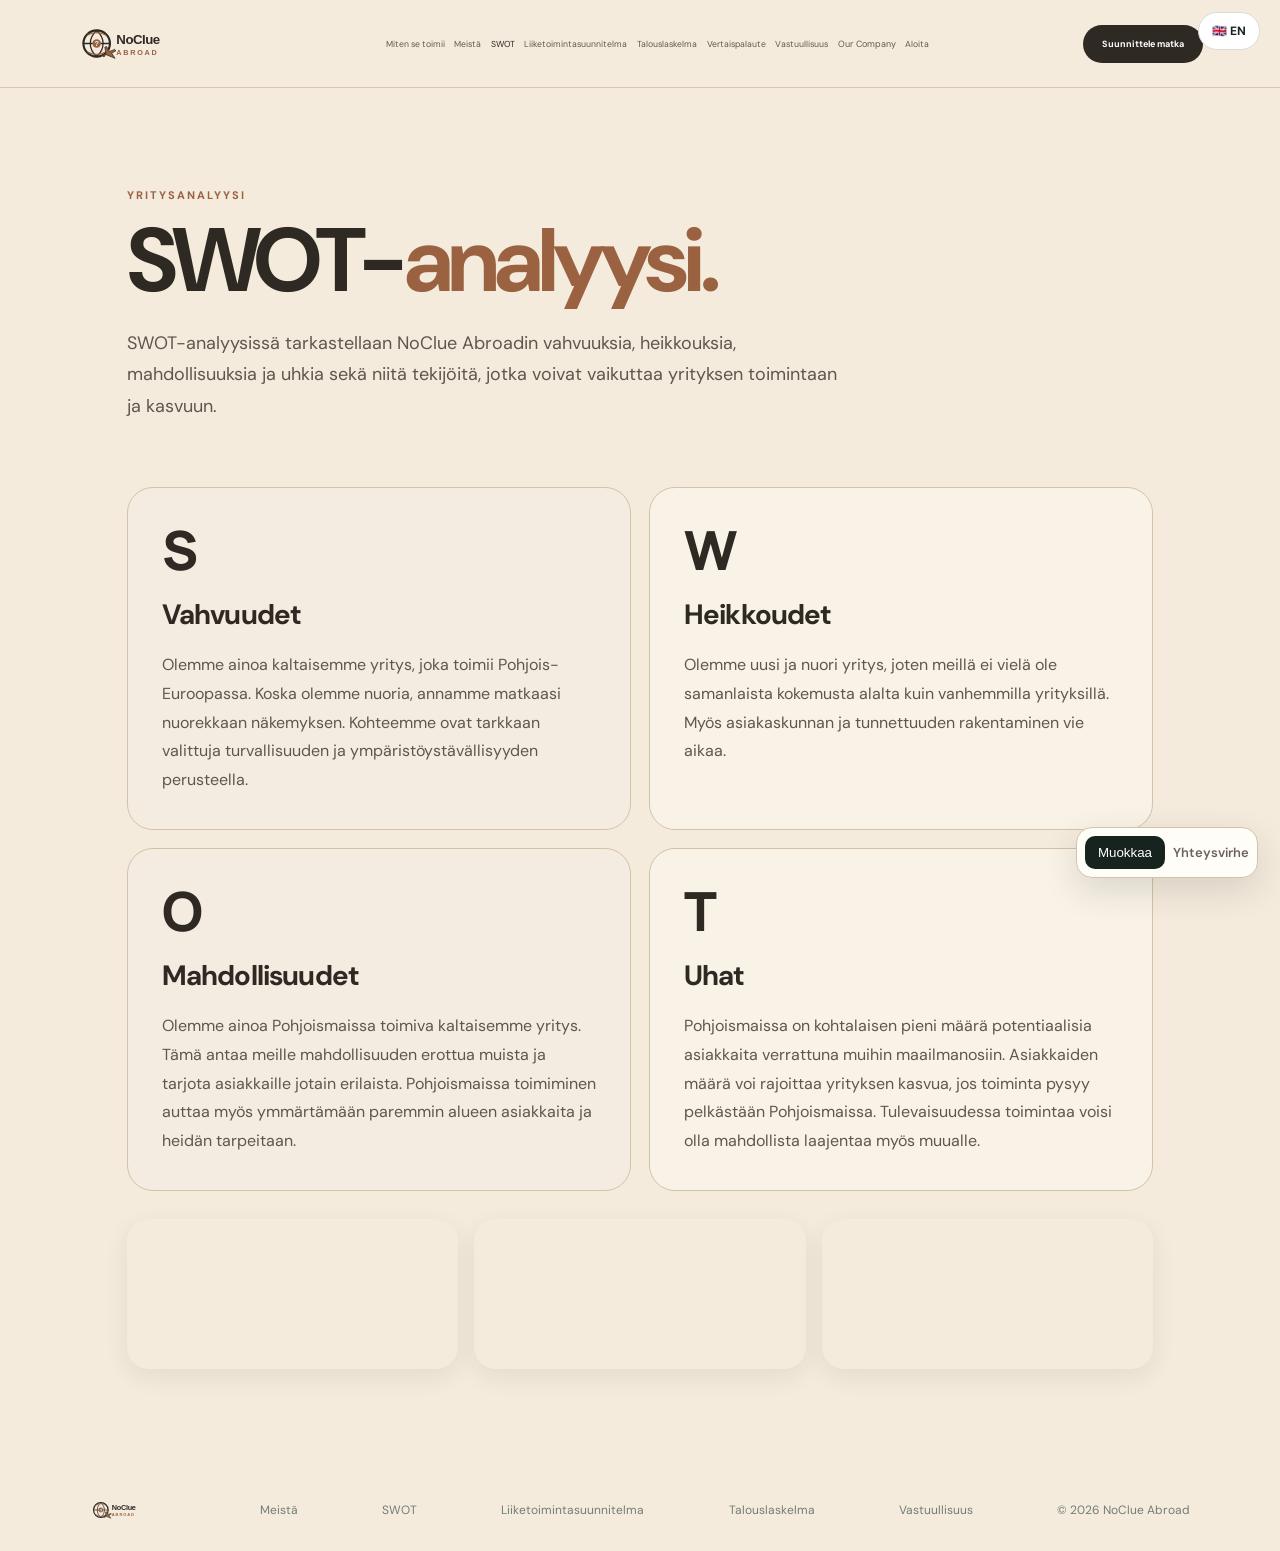
<file: swot.html>
<!doctype html>
<html lang="fi">
<head>
  <meta charset="UTF-8" />
  <meta name="viewport" content="width=device-width, initial-scale=1.0" />
  <meta name="description" content="NoClue Abroad — SWOT-analyysi." />
  <title>SWOT-analyysi — NoClue Abroad</title>
  <link rel="preconnect" href="https://fonts.googleapis.com">
  <link rel="preconnect" href="https://fonts.gstatic.com" crossorigin>
  <link href="https://fonts.googleapis.com/css2?family=DM+Sans:wght@400;500;600;700&family=Manrope:wght@700;800&display=swap" rel="stylesheet">
  <link rel="stylesheet" href="styles.css?v=20260930" />
  <style>
.nav nav a[href="company-english.html"]{font-size:clamp(9px,0.68vw,11px)!important;}

    .swot-page{max-width:1180px;margin:0 auto;padding:70px 6% 90px}
    .swot-header{max-width:820px;padding:30px 0 65px}
    .swot-kicker{font-size:11px;letter-spacing:.18em;font-weight:700;color:#9A6240;margin-bottom:16px}
    .swot-header h1{font-size:clamp(52px,8vw,90px);line-height:.95;letter-spacing:-.055em;margin:0 0 24px}
    .swot-header h1 em{color:#9A6240;font-style:normal}
    .swot-header p{max-width:720px;font-size:18px;line-height:1.75;color:#5F574F;margin:0}
    .swot-grid{display:grid;grid-template-columns:1fr 1fr;gap:18px}
    .swot-card{position:relative;isolation:isolate;overflow:hidden;border:1px solid #D3C1A8;border-radius:26px;padding:34px;background:#FFFDF8;min-height:260px}
    .swot-card::before{content:"";position:absolute;inset:0;background-image:var(--bg);background-size:cover;background-position:center;opacity:.36;z-index:-2}
    .swot-card::after{content:"";position:absolute;inset:0;background:rgba(255,253,248,.55);z-index:-1}
    .swot-card>*{position:relative;z-index:1}
    .swot-letter{font-family:Manrope,sans-serif;font-size:54px;line-height:1;font-weight:800;margin-bottom:20px}
    .swot-card h2{font-size:28px;letter-spacing:-.03em;margin:0 0 18px}
    .swot-card p{font-size:16px;line-height:1.8;color:#5F574F;margin:0}
    .swot-card.s{background:#E8D9C5}.swot-card.w{background:#F1E5D4}.swot-card.o{background:#E8D9C5}.swot-card.t{background:#F1E5D4}
    .swot-note{margin-top:22px;padding:24px 26px;border-top:1px solid #D3C1A8;color:#5F574F;line-height:1.7;font-size:15px}
    @media(max-width:800px){.swot-page{padding-top:35px}.swot-header{padding-bottom:45px}.swot-grid{grid-template-columns:1fr}.swot-card{padding:28px}}
    .travel-visual{margin:0 0 45px;border-radius:30px;overflow:hidden;height:340px;box-shadow:0 18px 45px rgba(47,41,35,.10)}
    .travel-visual img{width:100%;height:100%;object-fit:cover;display:block}
    @media(max-width:800px){.travel-visual{height:230px}}
  </style>
<style id="compact-nav-font">.nav nav{gap:clamp(7px,.75vw,12px)!important}.nav nav a{font-size:clamp(8.5px,.68vw,10.5px)!important;white-space:nowrap}.nav-button{font-size:clamp(9px,.68vw,10.5px)!important;white-space:nowrap}</style></head>
<body>
<header class="nav">
  <a class="brand" href="index.html" aria-label="NoClue Abroad etusivu"><img class="logo" src="logo.svg" alt="NoClue Abroad"></a>
  <nav><a href="index.html#how">Miten se toimii</a><a href="about.html">Meistä</a><a class="active" href="swot.html">SWOT</a><a href="business-plan.html">Liiketoimintasuunnitelma</a><a href="financial-plan.html">Talouslaskelma</a><a href="feedback.html">Vertaispalaute</a><a href="responsibility.html">Vastuullisuus</a><a href="company-english.html">Our Company</a><a href="index.html#trip">Aloita</a></nav><a class="nav-button" href="index.html#trip">Suunnittele matka</a>
<a class="nca-language-button" href="company-english.html" aria-label="English" title="English" style="position:fixed!important;top:12px!important;right:20px!important;z-index:2147483647!important;display:inline-flex!important;align-items:center;justify-content:center;border:1px solid #d9dcd6;background:#fff;color:#17231f;border-radius:999px;padding:10px 13px;font:700 12px 'DM Sans',sans-serif;cursor:pointer;white-space:nowrap;text-decoration:none;pointer-events:auto!important;">🇬🇧 EN</a></header>

<main class="swot-page">
  <section class="swot-header">
    <div class="swot-kicker">YRITYSANALYYSI</div>
    <h1>SWOT-<em>analyysi.</em></h1>
    <p>SWOT-analyysissä tarkastellaan NoClue Abroadin vahvuuksia, heikkouksia, mahdollisuuksia ja uhkia sekä niitä tekijöitä, jotka voivat vaikuttaa yrityksen toimintaan ja kasvuun.</p>
  </section>

  <section class="swot-grid">
    <article class="swot-card s" style="--bg:url('https://images.unsplash.com/photo-1436491865332-7a61a109cc05?auto=format&fit=crop&w=1200&q=80')">
      <div class="swot-letter">S</div>
      <h2>Vahvuudet</h2>
      <p>Olemme ainoa kaltaisemme yritys, joka toimii Pohjois-Euroopassa. Koska olemme nuoria, annamme matkaasi nuorekkaan näkemyksen. Kohteemme ovat tarkkaan valittuja turvallisuuden ja ympäristöystävällisyyden perusteella.</p>
    </article>

    <article class="swot-card w" style="--bg:url('https://images.unsplash.com/photo-1502602898657-3e91760cbb34?auto=format&fit=crop&w=1200&q=80')">
      <div class="swot-letter">W</div>
      <h2>Heikkoudet</h2>
      <p>Olemme uusi ja nuori yritys, joten meillä ei vielä ole samanlaista kokemusta alalta kuin vanhemmilla yrityksillä. Myös asiakaskunnan ja tunnettuuden rakentaminen vie aikaa.</p>
    </article>

    <article class="swot-card o" style="--bg:url('https://images.unsplash.com/photo-1507525428034-b723cf961d3e?auto=format&fit=crop&w=1200&q=80')">
      <div class="swot-letter">O</div>
      <h2>Mahdollisuudet</h2>
      <p>Olemme ainoa Pohjoismaissa toimiva kaltaisemme yritys. Tämä antaa meille mahdollisuuden erottua muista ja tarjota asiakkaille jotain erilaista. Pohjoismaissa toimiminen auttaa myös ymmärtämään paremmin alueen asiakkaita ja heidän tarpeitaan.</p>
    </article>

    <article class="swot-card t" style="--bg:url('https://images.unsplash.com/photo-1464822759023-fed622ff2c3b?auto=format&fit=crop&w=1200&q=80')">
      <div class="swot-letter">T</div>
      <h2>Uhat</h2>
      <p>Pohjoismaissa on kohtalaisen pieni määrä potentiaalisia asiakkaita verrattuna muihin maailmanosiin. Asiakkaiden määrä voi rajoittaa yrityksen kasvua, jos toiminta pysyy pelkästään Pohjoismaissa. Tulevaisuudessa toimintaa voisi olla mahdollista laajentaa myös muualle.</p>
    </article>
  </section>
<section class="image-gallery" style="display:grid;grid-template-columns:repeat(3,1fr);gap:16px;margin:28px 0 10px"><div style="height:150px;border-radius:22px;overflow:hidden;background:url('https://images.unsplash.com/photo-1500530855697-b586d89ba3ee?auto=format&fit=crop&w=1200&q=80') center/cover;box-shadow:0 8px 24px rgba(47,41,35,.08)"></div><div style="height:150px;border-radius:22px;overflow:hidden;background:url('https://images.unsplash.com/photo-1469474968028-56623f02e42e?auto=format&fit=crop&w=1200&q=80') center/cover;box-shadow:0 8px 24px rgba(47,41,35,.08)"></div><div style="height:150px;border-radius:22px;overflow:hidden;background:url('https://images.unsplash.com/photo-1530789253388-582c481c54b0?auto=format&fit=crop&w=1200&q=80') center/cover;box-shadow:0 8px 24px rgba(47,41,35,.08)"></div></section></main>

<footer><a class="brand" href="index.html"><img class="logo footer-logo" src="logo.svg" alt="NoClue Abroad"></a><a href="about.html">Meistä</a><a href="swot.html">SWOT</a><a href="business-plan.html">Liiketoimintasuunnitelma</a><a href="financial-plan.html">Talouslaskelma</a><a href="responsibility.html">Vastuullisuus</a><span>© 2026 NoClue Abroad</span></footer>
<script src="script.js?v=10"></script>
</body>
</html>
</file>
<file: styles.css>
*{box-sizing:border-box}html{scroll-behavior:smooth}body{margin:0;background:#F4EBDD;color:#2F2923;font-family:'DM Sans',sans-serif}a{text-decoration:none;color:inherit}.nav{height:88px;z-index:1000;padding:0 6vw;display:flex;align-items:center;justify-content:space-between;gap:14px;background:#F4EBDDee;backdrop-filter:blur(18px);position:sticky;top:0;z-index:10;border-bottom:1px solid #D8C7AF}.brand{display:flex;align-items:center}.logo{display:block;width:155px;height:auto;max-height:64px;object-fit:contain}.footer-logo{width:86px;max-height:55px}.nav nav{display:flex;gap:20px;font-size:14px;color:#62594F;flex:1;justify-content:center;white-space:nowrap;min-width:0;overflow:hidden}.nav nav a{position:relative}.nav nav a:hover,.nav nav a.active{color:#2F2923}.nav nav a.active:after{content:'';position:absolute;left:0;right:0;bottom:-10px;height:2px;background:#9A6240}.nav-button,.primary-button{background:#2F2923;color:white;padding:13px 19px;border-radius:100px;font-size:14px;font-weight:700;display:inline-flex;gap:20px;align-items:center;transition:.2s}.nav-button:hover,.primary-button:hover{transform:translateY(-2px);background:#463B32}.eyebrow,.section-kicker{font-size:11px;letter-spacing:.18em;text-transform:uppercase;font-weight:700;color:#756B60}.eyebrow>span{display:inline-block;width:7px;height:7px;border-radius:50%;background:#9A6240;margin-right:8px}.hero h1,.section h2,.trip-section h2,.final-cta h2,.about-section h2,.competition-section h2,.about-page h1,.about-page h2{font-family:Manrope,sans-serif;letter-spacing:-.055em;line-height:1.02}.hero{min-height:680px;padding:70px 7vw 55px;display:grid;grid-template-columns:1fr 1fr;align-items:center;gap:4vw;overflow:hidden}.hero h1{font-size:clamp(48px,5.4vw,80px);margin:22px 0}.hero h1 em,.section h2 span,.trip-section h2 span,.about-section h2 span,.competition-section h2 span,.about-page h1 span,.about-page h2 span{font-style:normal;color:#8F5938}.hero-text{max-width:520px;font-size:18px;line-height:1.65;color:#62594F}.hero-actions{display:flex;align-items:center;gap:28px;margin-top:30px}.text-button{font-weight:600;font-size:14px;border-bottom:1px solid #aab0ac;padding-bottom:3px}.trust-row{display:flex;gap:28px;margin-top:65px;color:#756B60;font-size:11px}.trust-row div{display:flex;align-items:center;gap:8px}.trust-row strong{color:#8F5938;font-size:17px}.hero-visual{height:560px;position:relative;border-radius:35% 35% 42% 42%;background:linear-gradient(145deg,#d9e5dc,#b7a58f);overflow:hidden;box-shadow:inset 0 0 100px #6e5c4baa}.sun{position:absolute;width:180px;height:180px;border-radius:50%;background:#dcc19b;top:70px;right:90px;box-shadow:0 0 80px #dcc19b}.plane{position:absolute;font-size:35px;transform:rotate(15deg);top:135px;left:105px;color:white}.route{position:absolute;width:300px;height:140px;border:2px dashed #FFFDF88;border-left:0;border-bottom:0;border-radius:50%;transform:rotate(-12deg)}.route-one{top:150px;left:100px}.route-two{top:280px;left:150px;transform:rotate(30deg)}.destination-card{position:absolute;background:#F4EBDD;border-radius:18px;padding:16px 20px;box-shadow:0 15px 45px #2F292322;display:grid}.top-card{top:180px;left:45px}.mystery-card{right:45px;bottom:120px;min-width:180px}.destination-card .mini-label{font-size:9px;letter-spacing:.16em;color:#8a938e}.destination-card strong{font-family:Manrope;font-size:25px}.destination-card span:last-child{font-size:11px;color:#7b847f}.question{font-family:Manrope;font-size:46px;line-height:1;color:#8F5938}.stamp{position:absolute;right:42px;top:55px;color:white;border:1px solid #FFFDF8fff88;border-radius:50%;width:88px;height:88px;display:grid;place-items:center;text-align:center;font-size:10px;letter-spacing:.16em;line-height:1.3;transform:rotate(12deg)}.section{padding:110px 7vw}.intro{text-align:center}.intro>p{max-width:650px;margin:25px auto 60px;color:#5F574F;line-height:1.7}.section h2,.trip-section h2{font-size:clamp(40px,5vw,65px);margin:18px 0}.steps{display:grid;grid-template-columns:repeat(3,1fr);gap:18px;text-align:left}.step-card{padding:32px;background:white;border:1px solid #e4dbce;border-radius:24px;min-height:260px}.step-card.featured{background:#2F2923;color:white}.number{font-size:11px;letter-spacing:.15em;color:#a69a8b}.featured .number{color:#c4b8aa}.icon{font-size:25px;margin:30px 0 15px;color:#8F5938}.step-card h3{font-family:Manrope;font-size:20px;margin:0 0 10px}.step-card p{color:#69736e;line-height:1.55;font-size:14px}.featured p{color:#c7bcae}.split-section{display:grid;grid-template-columns:1fr 1fr;min-height:650px;background:#E2D0B8}.split-image{background:linear-gradient(145deg,#aa967f,#594d40);position:relative;min-height:500px;overflow:hidden}.split-image:before,.split-image:after{content:'';position:absolute;border:1px solid #FFFDF8fff44;border-radius:50%;width:600px;height:600px;left:-180px;top:60px}.split-image:after{width:380px;height:380px;left:auto;right:-120px;top:150px}.image-overlay{position:absolute;left:10%;bottom:12%;color:white}.image-overlay span{font-size:11px;letter-spacing:.2em}.image-overlay strong{display:block;font-family:Manrope;font-size:65px;letter-spacing:-.06em}.image-overlay small{font-style:italic;font-size:15px}.split-copy{padding:100px 10vw 80px}.split-copy h2{font-family:Manrope;font-size:43px;line-height:1.08;letter-spacing:-.05em;margin:20px 0}.split-copy>p{line-height:1.7;color:#5F574F;max-width:500px}.split-copy ul{list-style:none;padding:0;margin-top:38px}.split-copy li{display:flex;gap:15px;margin:24px 0}.split-copy li>span{width:27px;height:27px;border-radius:50%;background:#e3d5c6;display:grid;place-items:center;color:#436054;font-weight:700}.split-copy li b{display:block}.split-copy li small{display:block;color:#727a75;line-height:1.5;margin-top:5px}.competition-section{padding:110px 7vw;background:#E2D0B8;text-align:center}.competition-section h2{font-size:clamp(42px,5vw,65px);margin:18px auto 25px}.competition-section>p{max-width:760px;margin:0 auto 50px;color:#5F574F;line-height:1.7}.competitor-row{max-width:1050px;margin:auto;display:grid;grid-template-columns:repeat(4,1fr);gap:12px;text-align:left}.competitor-row>div{background:white;border:1px solid #ded4c6;border-radius:20px;padding:24px;min-height:135px}.competitor-row small{display:block;font-size:9px;letter-spacing:.16em;color:#8b938e;margin-bottom:20px}.competitor-row strong{display:block;font-family:Manrope;font-size:18px}.competitor-row span{display:block;color:#7b847f;font-size:11px;margin-top:7px}.competitor-row .our-edge{background:#2F2923;color:white;border-color:#2F2923}.competitor-row .our-edge small,.competitor-row .our-edge span{color:#c7bcae}.trip-section{padding:110px 7vw;background:#F4EBDD;text-align:center}.trip-section>p{color:#69736e}.trip-form{max-width:900px;margin:45px auto 0;background:white;border:1px solid #D8C7AF;border-radius:28px;padding:35px;text-align:left;box-shadow:0 20px 60px #2F29230c}.form-grid{display:grid;grid-template-columns:1fr 1fr;gap:18px}.trip-form label{font-size:12px;font-weight:700;color:#59635e}.trip-form select,.trip-form input[type=text],.trip-form input[type=email]{display:block;width:100%;margin-top:8px;padding:14px 15px;border:1px solid #ded4c6;border-radius:12px;background:#fbf6ed;font:inherit;color:#2F2923}.interest-label{margin:28px 0 12px;font-size:12px;font-weight:700}.interest-label span{font-weight:400;color:#8a928e;margin-left:5px}.chips{display:flex;flex-wrap:wrap;gap:10px}.chips input{display:none}.chips span{display:block;border:1px solid #ded4c6;border-radius:100px;padding:10px 14px;font-size:13px;cursor:pointer}.chips input:checked+span{background:#2F2923;color:white;border-color:#2F2923}.form-button{border:0;margin-top:28px;cursor:pointer}.result{display:none;max-width:900px;margin:18px auto 0;padding:18px 22px;background:#E8D9C5;border-radius:16px;color:#55483b;font-size:14px}.final-cta{padding:75px 7vw;background:#2F2923;color:white;display:flex;align-items:center;justify-content:space-between;gap:30px}.final-cta .eyebrow{color:#c4b8aa}.final-cta h2{font-size:55px;margin:14px 0 0}.final-cta em{color:#d78360;font-style:normal}.light-button{background:white;color:#2F2923;border-radius:100px;padding:15px 21px;font-weight:700;font-size:14px}.light-button:hover{transform:translateY(-2px)}
/* Premium About page */
.about-body{background:#F4EBDD}.about-page{padding:0;background:#F4EBDD}.about-hero{min-height:720px;padding:95px 7vw 100px;display:grid;grid-template-columns:1.1fr .9fr;gap:50px;align-items:center;overflow:hidden;background:radial-gradient(circle at 80% 45%,#e8ddcf 0,#F4EBDD 43%)}.about-hero-copy{max-width:780px}.about-hero h1{font-size:clamp(50px,6.7vw,92px);margin:24px 0 28px;letter-spacing:-.065em}.about-hero h1 em{font-style:normal;color:#c36b49}.about-hero-copy>p{font-size:20px;line-height:1.65;color:#5e6862;max-width:600px}.about-orbit{height:500px;position:relative;display:grid;place-items:center}.orbit-ring{position:absolute;border:1px solid #b6c9bd;border-radius:50%}.ring-1{width:400px;height:400px}.ring-2{width:285px;height:285px;border-style:dashed}.orbit-center{width:190px;height:190px;border-radius:50%;background:#2F2923;color:white;display:flex;flex-direction:column;align-items:center;justify-content:center;box-shadow:0 35px 80px #2F292335;transform:rotate(-5deg)}.orbit-center img{width:125px;filter:brightness(0) invert(1);margin-bottom:4px}.orbit-center strong{font:800 46px Manrope;color:#dc7b56;line-height:.9}.orbit-center span{font-size:8px;letter-spacing:.2em;text-align:center;color:#c4b8aa;margin-top:8px}.orbit-dot{position:absolute;width:48px;height:48px;border-radius:50%;display:grid;place-items:center;background:#FFFDF8;border:1px solid #dce1da;box-shadow:0 12px 30px #2F292315;color:#c36b49;font-weight:700}.dot-1{top:58px;right:65px}.dot-2{bottom:65px;left:55px}.about-story{padding:125px 7vw;background:#FFFDF8}.story-grid{max-width:1120px;margin:50px auto 0;display:grid;grid-template-columns:1fr 1fr;gap:90px}.story-grid h2{font-size:clamp(42px,4.8vw,68px);margin:0}.story-copy{padding-top:7px}.story-copy p{color:#59635e;line-height:1.8;font-size:16px}.story-copy .lead{font-size:21px;color:#26362f;line-height:1.65}.about-process{padding:120px 7vw;background:#e7e9e2}.principles{max-width:1120px;margin:50px auto 0;display:grid;grid-template-columns:repeat(3,1fr);gap:16px}.principles article{background:#f8f7f2;border:1px solid #ded4c6;border-radius:28px;padding:30px;min-height:330px;transition:.25s}.principles article:hover{transform:translateY(-6px);box-shadow:0 20px 50px #2F292312}.principles article>span{font-size:10px;letter-spacing:.16em;color:#89928d}.principle-icon{font-size:40px;color:#c36b49;margin:42px 0 22px}.principles h3{font:800 25px Manrope;letter-spacing:-.04em;margin:0 0 12px}.principles p{font-size:14px;line-height:1.65;color:#68726c}.principles .dark-card{background:#2F2923;color:#FFFDF8;border-color:#2F2923}.dark-card>span,.dark-card p{color:#c7bcae}.about-audience{padding:125px 7vw;display:grid;grid-template-columns:1fr 1fr;gap:100px;align-items:center;background:#F4EBDD}.audience-copy h2{font:800 clamp(42px,4.5vw,64px) Manrope;letter-spacing:-.055em;line-height:1.03;margin:22px 0}.audience-copy p{max-width:540px;line-height:1.75;color:#66706a}.audience-list{border-top:1px solid #d6d8d1}.audience-list>div{padding:25px 0;border-bottom:1px solid #d6d8d1;display:grid;grid-template-columns:1fr 1.2fr;gap:20px}.audience-list b{font:800 17px Manrope}.audience-list span{font-size:13px;line-height:1.55;color:#68726d}.about-vision{padding:115px 7vw;background:#2F2923;color:white;display:grid;grid-template-columns:1.3fr .7fr;gap:50px;align-items:end}.about-vision h2{font-size:clamp(48px,6vw,82px);margin:22px 0}.about-vision h2 em{font-style:normal;color:#dc7b56}.about-vision p{max-width:650px;color:#c7bcae;line-height:1.75}.vision-number{justify-self:end;font:800 100px Manrope;letter-spacing:-.08em;color:#33473f}.vision-number span{color:#dc7b56;font-size:45px}.about-cta{padding:85px 7vw;background:#9A6240;color:white;display:flex;align-items:center;justify-content:space-between;gap:40px}.about-cta>div>span{font-size:10px;letter-spacing:.2em;font-weight:700}.about-cta h2{font:800 clamp(40px,5vw,68px) Manrope;line-height:1;letter-spacing:-.055em;margin:14px 0 0}.about-cta em{font-style:normal;color:#2F2923}.about-cta .light-button{white-space:nowrap}.back-home{display:none}footer{padding:30px 7vw;display:flex;justify-content:space-between;align-items:center;font-size:12px;color:#737c77;background:#F4EBDD}footer .brand{color:#2F2923;font-size:15px}
@media(max-width:800px){.nav nav{display:flex;overflow-x:auto;gap:18px;white-space:nowrap;max-width:58vw;padding-bottom:2px}.nav nav a{font-size:12px}.nav-button{display:none}.logo{width:145px}.hero,.split-section,.about-hero,.story-grid,.about-audience,.about-vision{grid-template-columns:1fr}.hero{padding-top:45px}.hero-visual{height:470px}.steps,.principles{grid-template-columns:1fr}.split-copy{padding:70px 7vw}.form-grid,.contact-grid{grid-template-columns:1fr}.competitor-row{grid-template-columns:1fr 1fr}.final-cta,.about-cta{display:block}.final-cta .light-button,.about-cta .light-button{display:inline-block;margin-top:25px}.trust-row{gap:12px;flex-wrap:wrap}.hero h1{font-size:48px}.split-image{min-height:400px}.about-hero{padding-top:65px}.about-hero h1{font-size:50px}.about-orbit{height:390px}.ring-1{width:310px;height:310px}.ring-2{width:220px;height:220px}.orbit-center{width:150px;height:150px}.orbit-center img{width:105px}.about-story,.about-process,.about-audience{padding:85px 7vw}.story-grid{gap:35px;margin-top:35px}.principles{margin-top:35px}.audience-list>div{grid-template-columns:1fr}.about-vision{padding:85px 7vw}.vision-number{justify-self:start;font-size:70px}.about-cta{padding:70px 7vw}footer{flex-wrap:wrap;gap:15px}}
/* Destination collection */
.destinations-section{padding:110px 7vw;background:#E7E9E2;text-align:center}.destinations-section>p{max-width:760px;margin:0 auto 48px;color:#5F574F;line-height:1.7}.destinations-section h2{font-size:clamp(40px,5vw,65px);margin:18px 0 25px;font-family:Manrope,sans-serif;letter-spacing:-.055em;line-height:1.02}.destinations-section h2 span{font-style:normal;color:#8F5938}.destination-groups{max-width:1100px;margin:0 auto;display:grid;grid-template-columns:repeat(3,1fr);gap:14px;text-align:left}.destination-group{background:#F8F7F2;border:1px solid #d9dcd6;border-radius:20px;padding:22px;min-height:125px;transition:.25s}.destination-group:hover{transform:translateY(-4px);box-shadow:0 16px 35px #2F292312}.destination-region{font:800 17px Manrope;letter-spacing:-.02em;margin-bottom:12px}.destination-list{font-size:13px;line-height:1.65;color:#68726c}.reveal{opacity:0;transform:translateY(18px);transition:opacity .55s ease,transform .55s ease}.reveal.visible{opacity:1;transform:none}@media(max-width:800px){.destination-groups{grid-template-columns:1fr}.destinations-section{padding:85px 7vw}}
/* Featured top 10 destinations */
.featured-destinations{padding:110px 7vw;background:#F4EBDD;text-align:center}.featured-destinations>p{max-width:720px;margin:0 auto 45px;color:#5F574F;line-height:1.7}.featured-destinations h2{font:800 clamp(40px,5vw,65px) Manrope;letter-spacing:-.055em;line-height:1.02;margin:18px 0 25px}.featured-destinations h2 span{color:#8F5938}.featured-grid{max-width:1180px;margin:auto;display:grid;grid-template-columns:repeat(5,1fr);gap:16px;text-align:left}.featured-card{padding:0;border:1px solid #ded4c6;background:#fff;border-radius:22px;overflow:hidden;cursor:pointer;text-align:left;transition:.25s;box-shadow:0 8px 25px #2F29230b}.featured-card:hover{transform:translateY(-5px);box-shadow:0 18px 40px #2F292318}.featured-card[aria-pressed="true"]{border:2px solid #2F2923;transform:translateY(-4px)}.featured-image{height:155px;background-size:cover;background-position:center;position:relative;background-color:#d8d3ca}.featured-image:after{content:'';position:absolute;inset:0;background:linear-gradient(180deg,#00000028,transparent 55%,#00000045)}.featured-number{position:absolute;top:12px;left:12px;color:#fff;font-size:10px;letter-spacing:.14em;font-weight:700;z-index:1}.featured-check{position:absolute;right:12px;top:12px;width:30px;height:30px;border-radius:50%;background:#fff;color:#2F2923;display:grid;place-items:center;font-weight:800;opacity:0;z-index:2;box-shadow:0 5px 15px #0002}.featured-card[aria-pressed="true"] .featured-check{opacity:1}.featured-copy{padding:16px}.featured-copy>div{display:flex;justify-content:space-between;align-items:baseline;gap:8px}.featured-copy strong{font:800 20px Manrope;letter-spacing:-.03em}.featured-copy small{color:#8a928e;font-size:10px}.featured-tags{display:block;color:#69736e;font-size:11px;margin-top:9px}.selection-status{display:inline-block;margin-top:28px;padding:10px 16px;border-radius:999px;background:#E7E9E2;color:#4f5a54;font-size:12px;font-weight:700}
@media(max-width:1050px){.featured-grid{grid-template-columns:repeat(3,1fr)}}@media(max-width:800px){.featured-grid{grid-template-columns:1fr 1fr}.featured-image{height:145px}}@media(max-width:520px){.featured-grid{grid-template-columns:1fr}}

.featured-image img{width:100%;height:100%;display:block;object-fit:cover;object-position:center}.featured-image img+span{}
.region-gallery{display:grid;grid-template-columns:repeat(2,minmax(0,1fr));gap:22px;margin-top:42px}
.region-card{background:#fff;border:1px solid #e5e6df;border-radius:24px;overflow:hidden;box-shadow:0 12px 35px #17231f0c}
.region-images{display:grid;grid-template-columns:1fr 1fr;height:220px;gap:3px;background:#eee}
.region-images img{width:100%;height:100%;object-fit:cover;display:block}
.region-copy{padding:22px 24px 25px}
.region-copy h3{font:800 27px Manrope;margin:0 0 10px;letter-spacing:-.04em}
.region-copy p{margin:0;color:#68716c;font-size:13px;line-height:1.8}
@media(max-width:800px){.region-gallery{grid-template-columns:1fr}.region-images{height:190px}}


/* NoClue Abroad — premium motion layer (visual only) */
@keyframes ncFadeUp{from{opacity:0;transform:translateY(24px)}to{opacity:1;transform:none}}
@keyframes ncFadeIn{from{opacity:0}to{opacity:1}}
@keyframes ncFloat{0%,100%{transform:translateY(0)}50%{transform:translateY(-9px)}}
@keyframes ncDrift{0%,100%{transform:translateX(0) rotate(15deg)}50%{transform:translateX(18px) rotate(15deg)}}
@keyframes ncGlow{0%,100%{box-shadow:0 0 55px #dcc19b}50%{box-shadow:0 0 90px #dcc19b}}

body{overflow-x:hidden}
.nav{transition:background .35s ease,box-shadow .35s ease}
.nav nav a{transition:color .25s ease,transform .25s ease}
.nav nav a:hover{transform:translateY(-1px)}
.nav-button,.primary-button,.light-button,.text-button{transition:transform .28s ease,box-shadow .28s ease,background .28s ease,color .28s ease}
.nav-button:hover,.primary-button:hover,.light-button:hover{transform:translateY(-3px);box-shadow:0 12px 28px #2F292326}
.text-button:hover{transform:translateX(4px)}
.hero-copy>*{animation:ncFadeUp .75s cubic-bezier(.2,.7,.2,1) both}
.hero-copy .eyebrow{animation-delay:.05s}.hero-copy h1{animation-delay:.13s}.hero-copy .hero-text{animation-delay:.21s}.hero-copy .hero-actions{animation-delay:.29s}
.hero-visual{animation:ncFadeIn .9s ease both;transition:transform .6s ease,box-shadow .6s ease}
.hero-visual:hover{transform:translateY(-5px);box-shadow:inset 0 0 100px #6e5c4baa,0 25px 60px #2F292320}
.sun{animation:ncGlow 5s ease-in-out infinite}.plane{animation:ncDrift 4s ease-in-out infinite}
.destination-card{transition:transform .35s ease,box-shadow .35s ease}
.destination-card:hover{transform:translateY(-7px);box-shadow:0 22px 50px #2F29232e}
.section-kicker,.trip-section>.section-kicker,.destinations-section>.section-kicker,.featured-destinations>.section-kicker{animation:ncFadeUp .65s ease both}
.section h2,.trip-section h2,.about-page h1,.about-page h2,.competition-section h2{animation:ncFadeUp .7s .08s ease both}
.intro>p,.trip-section>p,.destinations-section>p,.featured-destinations>p{animation:ncFadeUp .7s .16s ease both}
.step-card,.region-card,.featured-card,.destination-group,.principles article,.competitor-row>div,.trip-form{transition:transform .35s cubic-bezier(.2,.7,.2,1),box-shadow .35s ease,border-color .35s ease}
.step-card:hover,.region-card:hover,.featured-card:hover,.destination-group:hover,.principles article:hover,.competitor-row>div:hover{transform:translateY(-7px);box-shadow:0 22px 48px #2F292318}
.step-card .icon{transition:transform .35s ease}.step-card:hover .icon{transform:scale(1.12) rotate(5deg)}
.region-card{animation:ncFadeUp .65s ease both}
.region-card:nth-child(2){animation-delay:.06s}.region-card:nth-child(3){animation-delay:.12s}.region-card:nth-child(4){animation-delay:.18s}.region-card:nth-child(5){animation-delay:.24s}.region-card:nth-child(6){animation-delay:.30s}.region-card:nth-child(7){animation-delay:.36s}.region-card:nth-child(8){animation-delay:.42s}.region-card:nth-child(9){animation-delay:.48s}
.region-images,.featured-image{overflow:hidden}
.region-images img,.featured-image img{transition:transform .7s cubic-bezier(.2,.7,.2,1),filter .5s ease}
.region-card:hover .region-images img,.featured-card:hover .featured-image img{transform:scale(1.055);filter:saturate(1.05)}
.trip-form{animation:ncFadeUp .75s .18s ease both}.trip-form:focus-within{box-shadow:0 25px 70px #2F292318}
.trip-form select,.trip-form input[type=text],.trip-form input[type=email]{transition:border-color .25s ease,box-shadow .25s ease,transform .25s ease}
.trip-form select:focus,.trip-form input:focus{border-color:#9A6240;box-shadow:0 0 0 4px #9A62401a;outline:none;transform:translateY(-1px)}
.chips span{transition:transform .2s ease,box-shadow .2s ease}.chips span:hover{transform:translateY(-2px);box-shadow:0 8px 18px #2F292314}
footer a{transition:color .25s ease,transform .25s ease}footer a:hover{color:#9A6240;transform:translateY(-1px)}
.about-hero-copy>*{animation:ncFadeUp .75s cubic-bezier(.2,.7,.2,1) both}
.about-hero-copy .section-kicker{animation-delay:.04s}.about-hero-copy h1{animation-delay:.12s}.about-hero-copy>p{animation-delay:.2s}
.about-orbit{animation:ncFadeIn 1s ease both}.orbit-center{animation:ncFloat 5s ease-in-out infinite}
.orbit-dot{transition:transform .3s ease,box-shadow .3s ease}.orbit-dot:hover{transform:scale(1.1);box-shadow:0 16px 35px #2F292328}
.story-grid>*{animation:ncFadeUp .75s ease both}.story-grid>*:nth-child(2){animation-delay:.12s}
.audience-copy>*{animation:ncFadeUp .7s ease both}.audience-list>div{transition:padding-left .3s ease,background .3s ease}.audience-list>div:hover{padding-left:10px;background:#fff9f0}
.about-vision .vision-number{animation:ncFadeIn 1s .25s ease both}
@media(prefers-reduced-motion:reduce){*,*:before,*:after{animation-duration:.01ms!important;animation-iteration-count:1!important;scroll-behavior:auto!important;transition-duration:.01ms!important}}

.lang-switch{border:1px solid #D9DCD6;background:#FFF;color:#17231F;border-radius:999px;padding:9px 13px;font:700 12px 'DM Sans',sans-serif;cursor:pointer;white-space:nowrap;flex:0 0 auto;display:inline-flex;align-items:center;justify-content:center;gap:7px;line-height:1}.lang-switch:hover{background:#F7F3ED;transform:translateY(-1px)}@media(max-width:1100px){.nav nav{gap:12px;font-size:12px}.logo{width:130px}.nav-button{padding:11px 14px;font-size:12px}.lang-switch{padding:8px 10px}}@media(max-width:800px){.nav{height:auto;min-height:76px;flex-wrap:wrap;padding:12px 5vw}.nav nav{order:3;width:100%;overflow-x:auto;justify-content:flex-start;padding-bottom:4px}.nav-button{margin-left:auto}.lang-switch{order:2}}
.nca-language-button{position:relative!important;z-index:100000!important;pointer-events:auto!important;display:inline-flex!important;align-items:center;justify-content:center;flex:0 0 auto;cursor:pointer!important;}
.nav{position:sticky;top:0;z-index:1000!important;}
</file>
